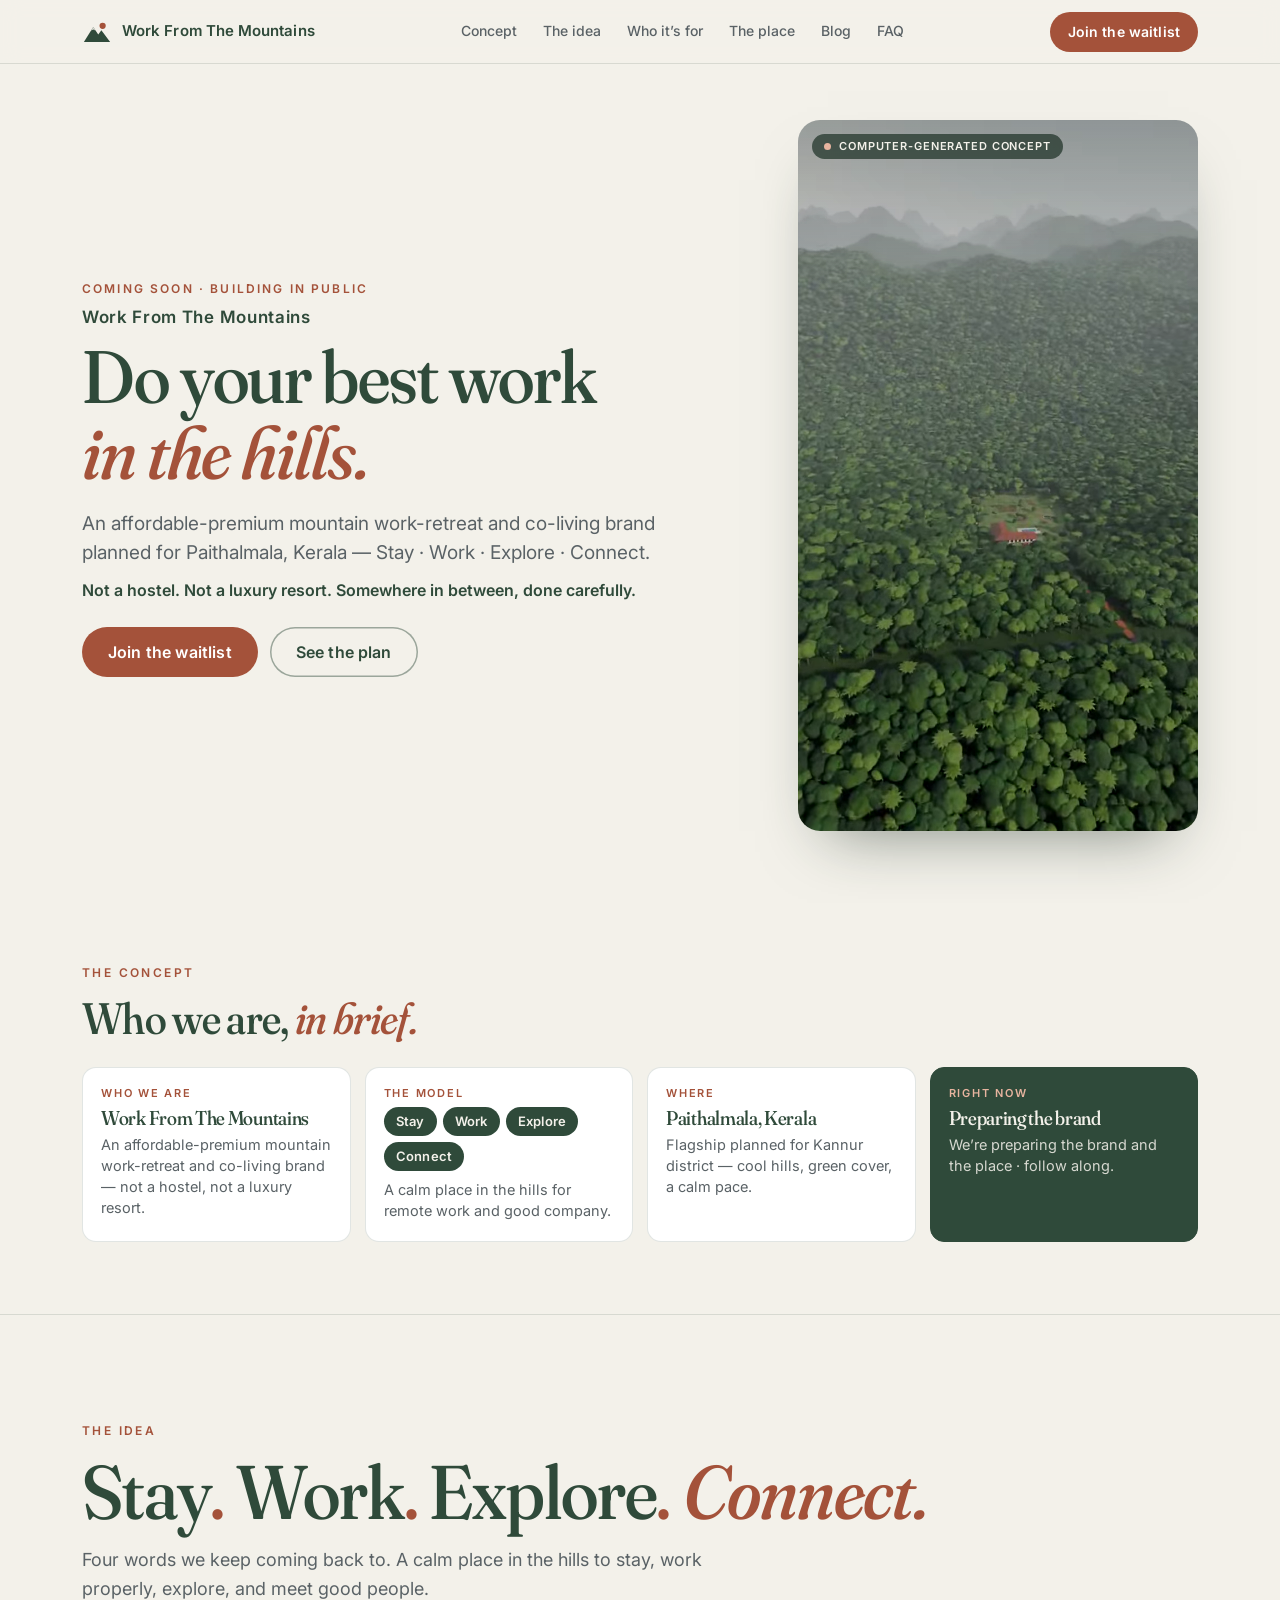
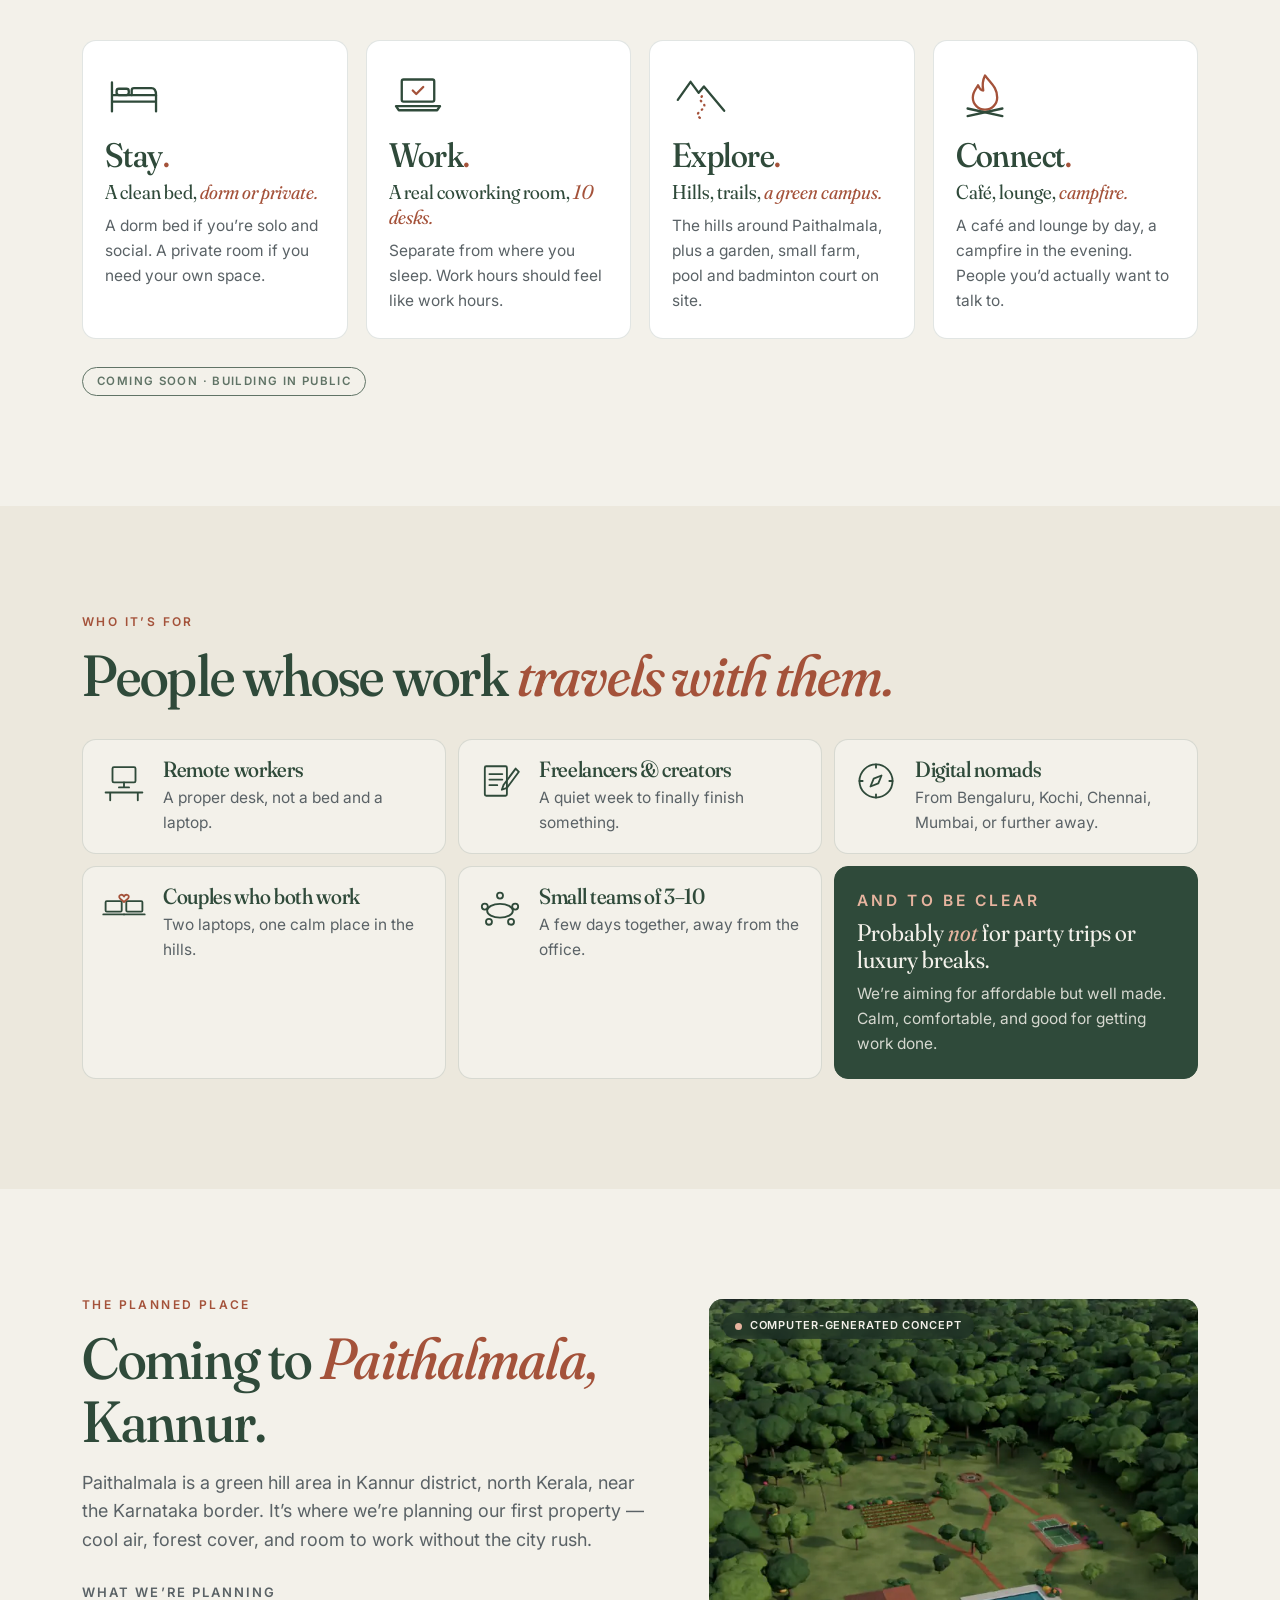
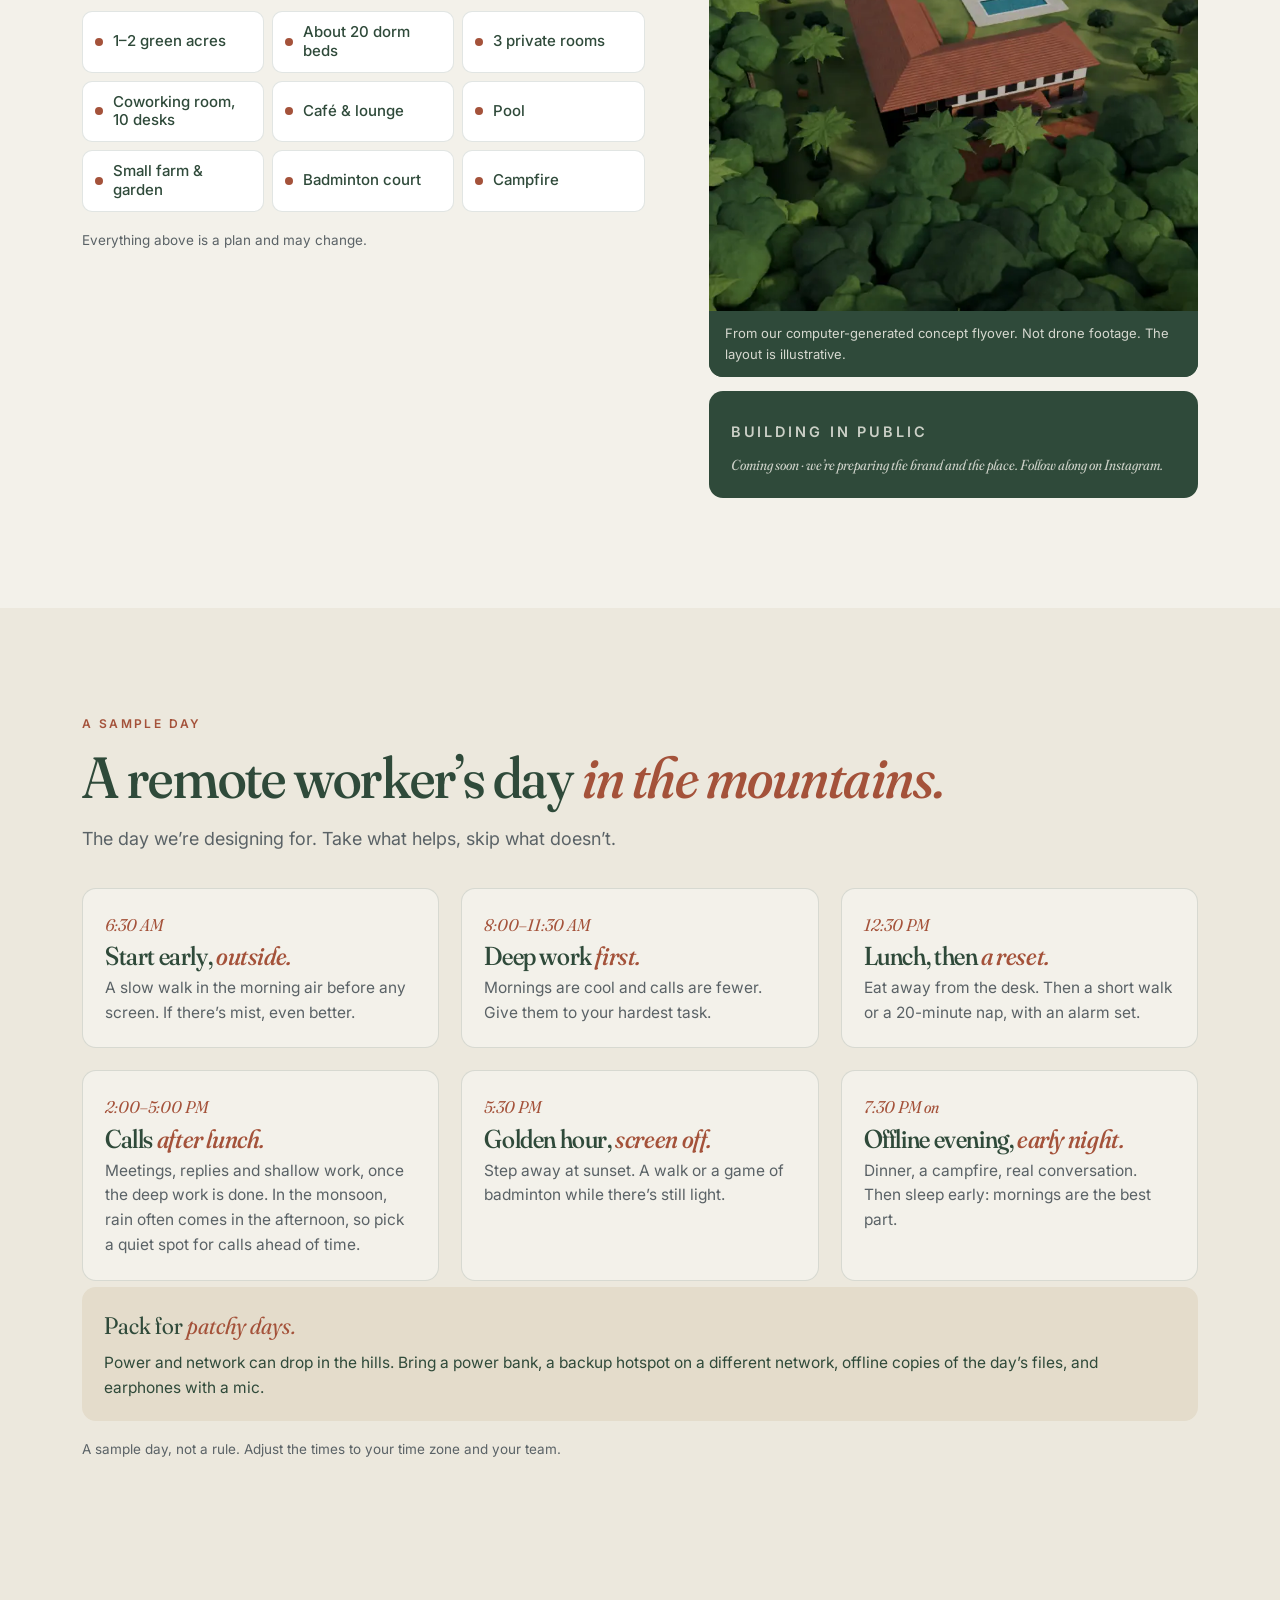
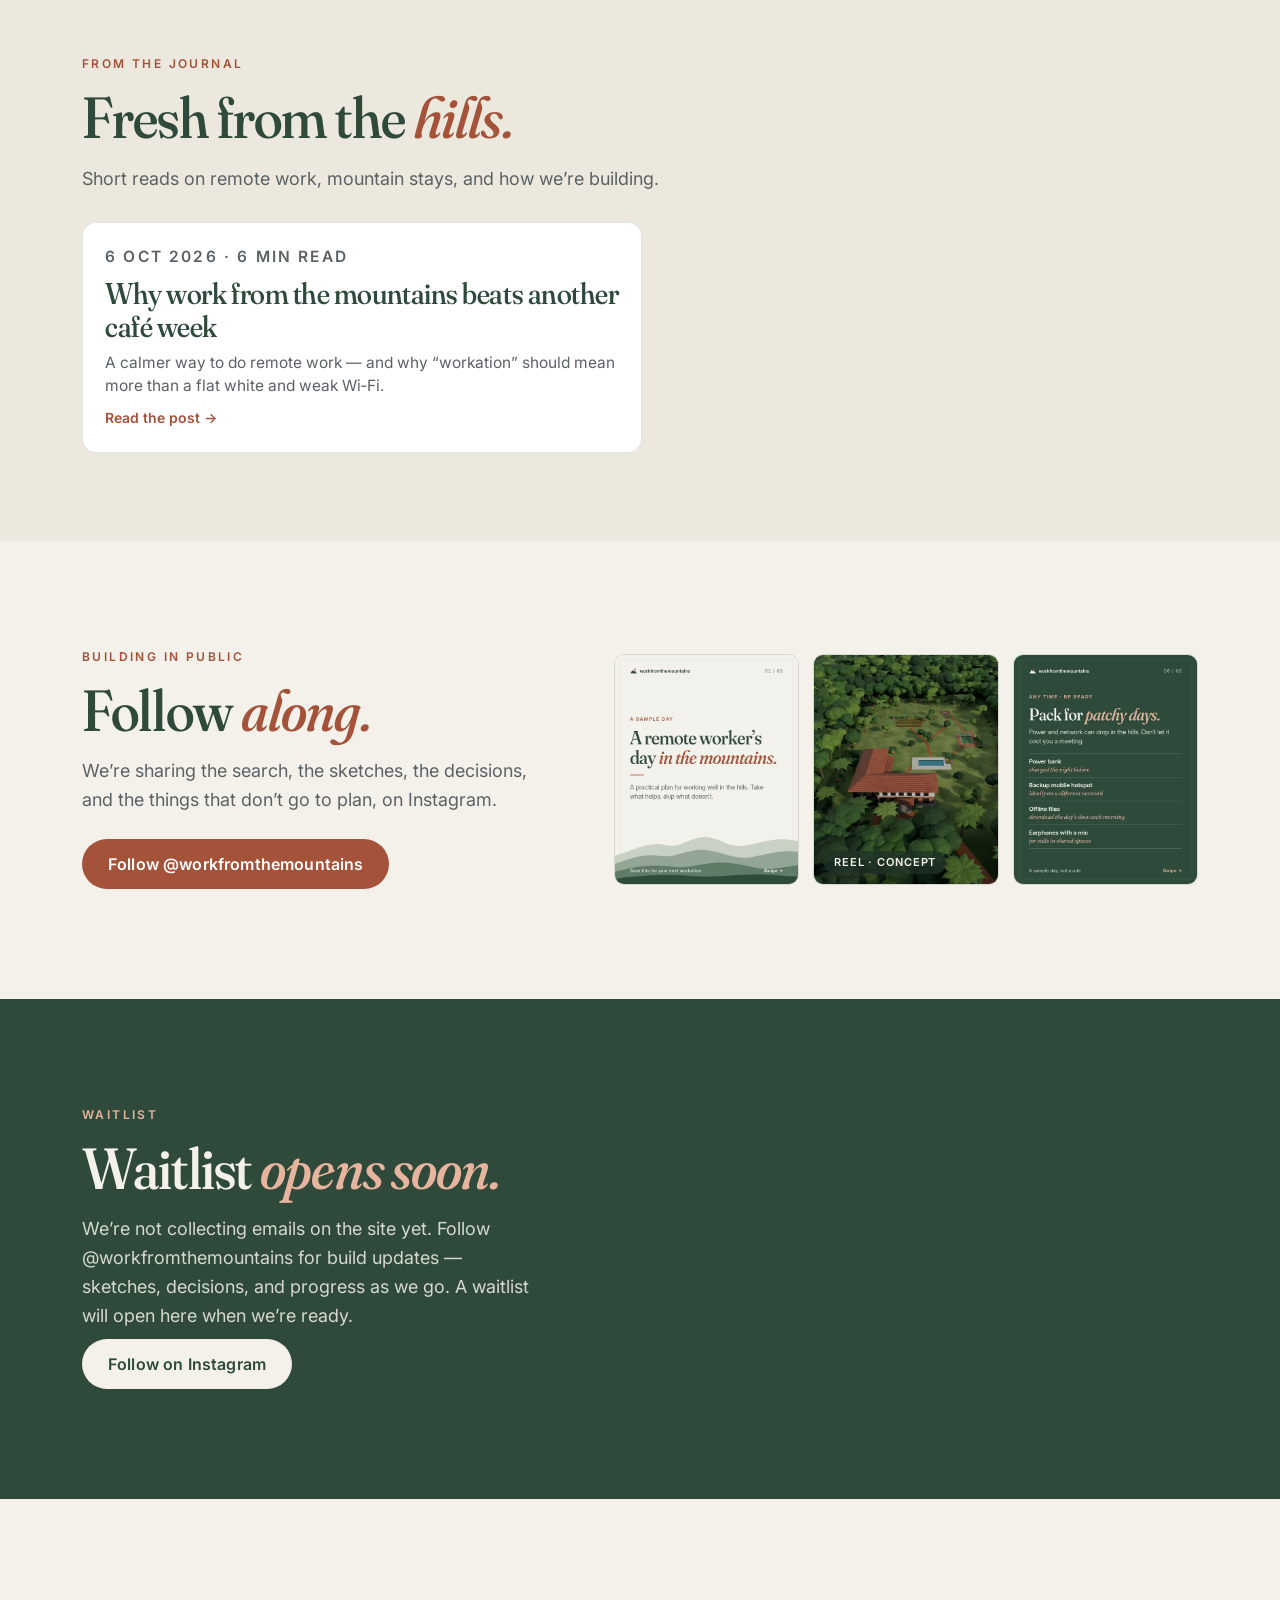
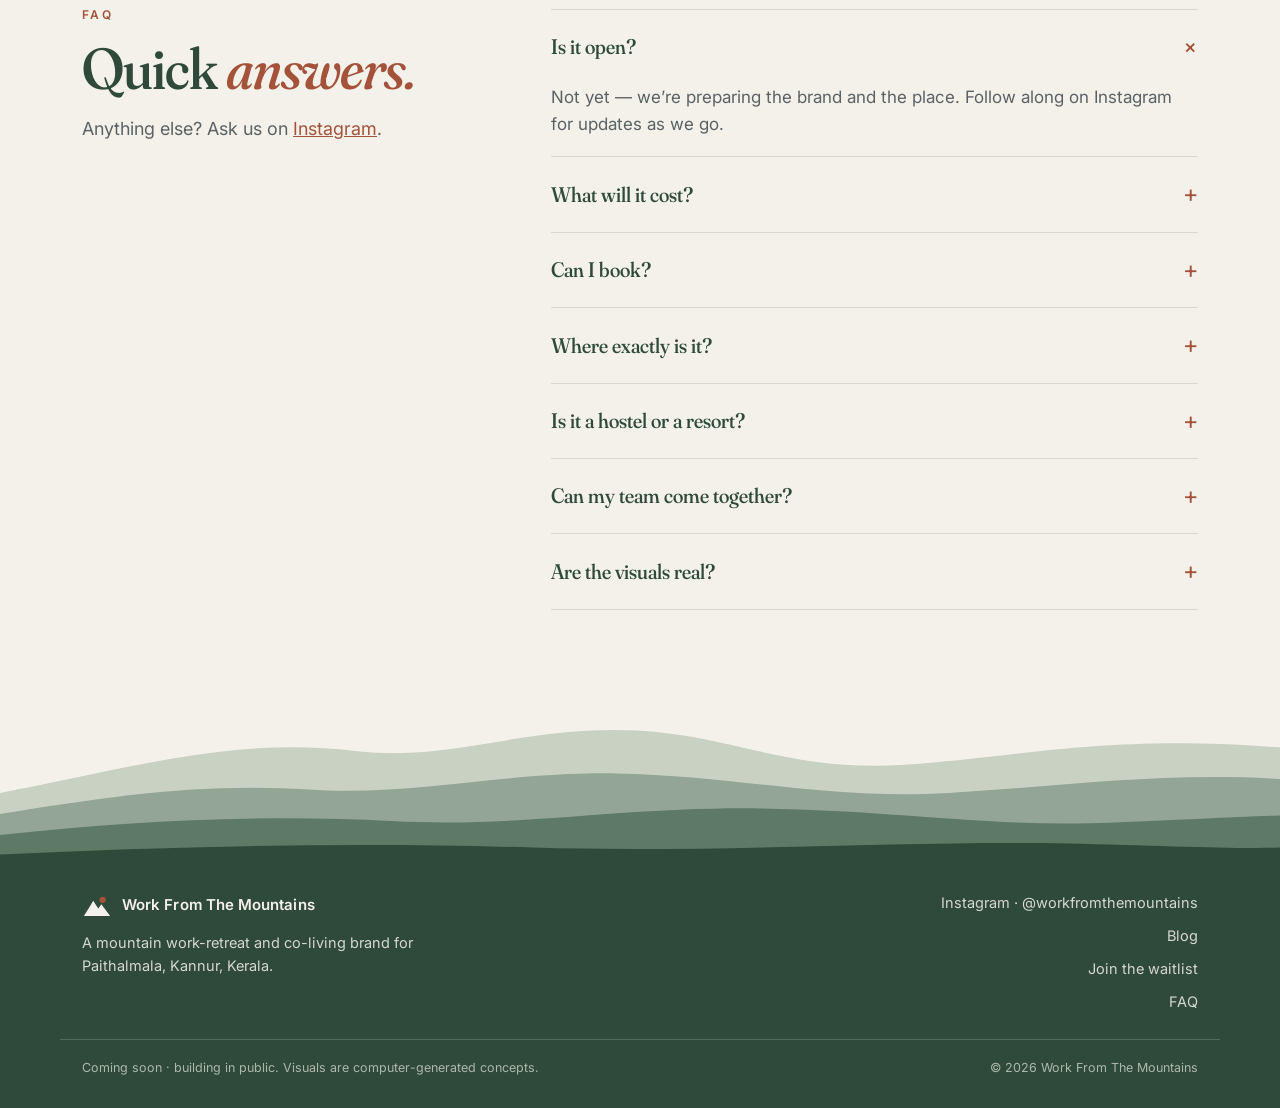
<file: index.html>
<!doctype html>
<html lang="en-IN">
<head>
<meta charset="utf-8">
<meta name="viewport" content="width=device-width, initial-scale=1, viewport-fit=cover">
<title>Work From The Mountains · A mountain work-retreat in Paithalmala, Kerala</title>
<meta name="description" content="Work From The Mountains is a mountain work-retreat and co-living brand for Paithalmala, Kannur, Kerala. Stay · Work · Explore · Connect. Coming soon — follow the build on Instagram.">
<meta name="theme-color" content="#2F4A3A">
<link rel="icon" href="assets/img/logo-32.png" sizes="32x32">
<link rel="apple-touch-icon" href="assets/img/logo-180.png">
<meta property="og:type" content="website">
<meta property="og:title" content="Work From The Mountains">
<meta property="og:description" content="A mountain work-retreat and co-living brand for Paithalmala, Kerala. Coming soon — follow the build on Instagram.">
<meta property="og:image" content="https://adnanpnk-afk.github.io/workfromthemountains/assets/img/og.jpg">
<link rel="canonical" href="https://adnanpnk-afk.github.io/workfromthemountains/">
<meta name="twitter:card" content="summary_large_image">
<link rel="preload" href="assets/fonts/fraunces.woff2" as="font" type="font/woff2" crossorigin>
<link rel="preload" href="assets/fonts/inter.woff2" as="font" type="font/woff2" crossorigin>
<link rel="preload" href="assets/img/flyover-poster.webp" as="image" type="image/webp">
<link rel="stylesheet" href="assets/css/site.css">
</head>
<body>
<a class="skip" href="#main">Skip to content</a>

<!-- inline SVG sprite: brand mark + line icons (from the Instagram kit) -->
<svg width="0" height="0" style="position:absolute" aria-hidden="true">
  <symbol id="mark" viewBox="0 0 48 48"><circle cx="33" cy="14" r="5" fill="#A4523A"/><path d="M3 40 L18 16 L26 28 L31 21 L45 40 Z" fill="currentColor"/><path d="M14.5 21.5 L18 16 L21.5 21.5 L18 20 Z" fill="#F3F1EA" opacity=".9"/></symbol>
  <symbol id="i-bed" viewBox="0 0 200 200"><g fill="none" stroke="currentColor" stroke-width="8" stroke-linecap="round" stroke-linejoin="round"><path d="M24 60 v100 M24 126 h152 v34 M24 104 h152 q0 0 0 22"/><rect x="40" y="82" width="42" height="22" rx="8"/><path d="M92 104 v-16 q0-8 8-8 h60 q16 0 16 24"/></g></symbol>
  <symbol id="i-laptop" viewBox="0 0 200 200"><g fill="none" stroke="currentColor" stroke-width="8" stroke-linecap="round" stroke-linejoin="round"><rect x="44" y="50" width="112" height="76" rx="6"/><path d="M24 142 h152 l-10 14 h-132z"/><path d="M82 88 l12 12 24-24" stroke="#A4523A"/></g></symbol>
  <symbol id="i-path" viewBox="0 0 200 200"><g fill="none" stroke="currentColor" stroke-width="8" stroke-linecap="round" stroke-linejoin="round"><path d="M20 120 l44-62 28 38 18-22 70 84"/><path d="M96 182 c-30-20 40-30 6-56 c-14-10 8-18 4-30" stroke="#A4523A" stroke-dasharray="2 16"/></g></symbol>
  <symbol id="i-fire" viewBox="0 0 200 200"><g fill="none" stroke="currentColor" stroke-width="8" stroke-linecap="round" stroke-linejoin="round"><path d="M100 36 c18 26 42 40 42 76 a42 42 0 0 1 -84 0 c0-20 12-30 18-42 c6 14 12 18 18 18 c-4-20 -2-36 6-52z" stroke="#A4523A"/><path d="M40 176 l120-26 M40 150 l120 26"/></g></symbol>
  <symbol id="i-desk" viewBox="0 0 200 200"><g fill="none" stroke="currentColor" stroke-width="8" stroke-linecap="round" stroke-linejoin="round"><rect x="50" y="40" width="100" height="66" rx="6"/><path d="M100 106 v22 M78 128 h44 M20 150 h160 M40 150 v34 M160 150 v34"/></g></symbol>
  <symbol id="i-pen" viewBox="0 0 200 200"><g fill="none" stroke="currentColor" stroke-width="8" stroke-linecap="round" stroke-linejoin="round"><rect x="34" y="36" width="96" height="128" rx="6"/><path d="M54 70 h56 M54 94 h56 M54 118 h34"/><path d="M168 46 l14 14 -52 70 -22 8 8 -22z"/></g></symbol>
  <symbol id="i-compass" viewBox="0 0 200 200"><g fill="none" stroke="currentColor" stroke-width="8" stroke-linecap="round" stroke-linejoin="round"><circle cx="100" cy="100" r="72"/><path d="M100 28 v14 M100 158 v14 M28 100 h14 M158 100 h14"/><path d="M124 76 l-14 34 -34 14 14 -34z"/></g></symbol>
  <symbol id="i-couple" viewBox="0 0 200 200"><g fill="none" stroke="currentColor" stroke-width="8" stroke-linecap="round" stroke-linejoin="round"><rect x="20" y="70" width="70" height="46" rx="5"/><path d="M10 128 h90"/><rect x="110" y="70" width="70" height="46" rx="5"/><path d="M100 128 h90"/><path d="M100 50 c-8-14 -28-6 -18 8 l18 16 18-16 c10-14 -10-22 -18-8z" stroke="#A4523A"/></g></symbol>
  <symbol id="i-team" viewBox="0 0 200 200"><g fill="none" stroke="currentColor" stroke-width="8" stroke-linecap="round" stroke-linejoin="round"><ellipse cx="100" cy="112" rx="56" ry="30"/><circle cx="100" cy="46" r="13"/><circle cx="34" cy="94" r="13"/><circle cx="166" cy="94" r="13"/><circle cx="52" cy="160" r="13"/><circle cx="148" cy="160" r="13"/></g></symbol>
</svg>

<header class="site-head">
  <div class="wrap head-in">
    <a class="brand" href="#top" aria-label="Work From The Mountains, back to top">
      <svg class="brand-mark" aria-hidden="true"><use href="#mark"/></svg>
      <span>Work From The Mountains</span>
    </a>
    <nav class="nav" aria-label="Sections">
      <a href="#concept">Concept</a>
      <a href="#idea">The idea</a>
      <a href="#who">Who it’s for</a>
      <a href="#place">The place</a>
      <a href="blog/">Blog</a>
      <a href="#faq">FAQ</a>
    </nav>
    <a class="btn btn-sm" href="#waitlist">Join the waitlist</a>
  </div>
</header>

<main id="main">

<!-- 1. HERO -->
<section class="hero" id="top">
  <div class="hero-media">
    <video id="flyover" muted loop playsinline preload="none" poster="assets/img/flyover-poster.webp"
           aria-label="Computer-generated concept flyover of the planned property"
           data-webm="assets/video/flyover-concept.webm" data-mp4="assets/video/flyover-concept.mp4"></video>
    <span class="concept-pill"><i></i>Computer-generated concept</span>
  </div>
  <div class="wrap hero-copy">
    <p class="eyebrow">Coming soon · building in public</p>
    <p class="brand-line">Work From The Mountains</p>
    <h1>Do your best work <em>in the hills.</em></h1>
    <p class="lede">An affordable-premium mountain work-retreat and co-living brand planned for Paithalmala, Kerala — Stay · Work · Explore · Connect.</p>
    <p class="lede-strong">Not a hostel. Not a luxury resort. Somewhere in between, done carefully.</p>
    <div class="hero-cta">
      <a class="btn" href="#waitlist">Join the waitlist</a>
      <a class="btn btn-ghost" href="#place">See the plan</a>
    </div>
  </div>
</section>


<!-- 1b. THE CONCEPT -->
<section class="sec concept-sec" id="concept">
  <div class="wrap">
    <p class="kicker">The concept</p>
    <h2>Who we are, <em>in brief.</em></h2>
    <div class="concept-strip">
      <article class="concept-item">
        <p class="concept-label">Who we are</p>
        <h3>Work From The Mountains</h3>
        <p>An affordable-premium mountain work-retreat and co-living brand — not a hostel, not a luxury resort.</p>
      </article>
      <article class="concept-item">
        <p class="concept-label">The model</p>
        <ul class="model-row" aria-label="Stay Work Explore Connect">
          <li>Stay</li>
          <li>Work</li>
          <li>Explore</li>
          <li>Connect</li>
        </ul>
        <p>A calm place in the hills for remote work and good company.</p>
      </article>
      <article class="concept-item">
        <p class="concept-label">Where</p>
        <h3>Paithalmala, Kerala</h3>
        <p>Flagship planned for Kannur district — cool hills, green cover, a calm pace.</p>
      </article>
      <article class="concept-item concept-status">
        <p class="concept-label">Right now</p>
        <h3>Preparing the brand</h3>
        <p>We’re preparing the brand and the place · follow along.</p>
      </article>
    </div>
  </div>
</section>

<!-- 2. WHAT IT IS -->
<section class="sec" id="idea">
  <div class="wrap">
    <p class="kicker">The idea</p>
    <h2 class="words">Stay<span class="dot">.</span> Work<span class="dot">.</span> Explore<span class="dot">.</span> <em>Connect.</em></h2>
    <p class="intro">Four words we keep coming back to. A calm place in the hills to stay, work properly, explore, and meet good people.</p>
    <div class="grid4">
      <article class="card">
        <svg class="ico" aria-hidden="true"><use href="#i-bed"/></svg>
        <h3>Stay<span class="dot">.</span></h3>
        <p class="line">A clean bed, <em>dorm or private.</em></p>
        <p>A dorm bed if you’re solo and social. A private room if you need your own space.</p>
      </article>
      <article class="card">
        <svg class="ico" aria-hidden="true"><use href="#i-laptop"/></svg>
        <h3>Work<span class="dot">.</span></h3>
        <p class="line">A real coworking room, <em>10 desks.</em></p>
        <p>Separate from where you sleep. Work hours should feel like work hours.</p>
      </article>
      <article class="card">
        <svg class="ico" aria-hidden="true"><use href="#i-path"/></svg>
        <h3>Explore<span class="dot">.</span></h3>
        <p class="line">Hills, trails, <em>a green campus.</em></p>
        <p>The hills around Paithalmala, plus a garden, small farm, pool and badminton court on site.</p>
      </article>
      <article class="card">
        <svg class="ico" aria-hidden="true"><use href="#i-fire"/></svg>
        <h3>Connect<span class="dot">.</span></h3>
        <p class="line">Café, lounge, <em>campfire.</em></p>
        <p>A café and lounge by day, a campfire in the evening. People you’d actually want to talk to.</p>
      </article>
    </div>
    <p class="tag">Coming soon · building in public</p>
  </div>
</section>

<!-- 3. WHO IT'S FOR -->
<section class="sec sec-alt" id="who">
  <div class="wrap">
    <p class="kicker">Who it’s for</p>
    <h2>People whose work <em>travels with them.</em></h2>
    <ul class="who">
      <li><svg class="ico-sm" aria-hidden="true"><use href="#i-desk"/></svg><div><h3>Remote workers</h3><p>A proper desk, not a bed and a laptop.</p></div></li>
      <li><svg class="ico-sm" aria-hidden="true"><use href="#i-pen"/></svg><div><h3>Freelancers &amp; creators</h3><p>A quiet week to finally finish something.</p></div></li>
      <li><svg class="ico-sm" aria-hidden="true"><use href="#i-compass"/></svg><div><h3>Digital nomads</h3><p>From Bengaluru, Kochi, Chennai, Mumbai, or further away.</p></div></li>
      <li><svg class="ico-sm" aria-hidden="true"><use href="#i-couple"/></svg><div><h3>Couples who both work</h3><p>Two laptops, one calm place in the hills.</p></div></li>
      <li><svg class="ico-sm" aria-hidden="true"><use href="#i-team"/></svg><div><h3>Small teams of 3–10</h3><p>A few days together, away from the office.</p></div></li>
      <li class="notfor">
        <div><p class="kicker kicker-light">And to be clear</p>
        <p class="notfor-h">Probably <em>not</em> for party trips or luxury breaks.</p>
        <p>We’re aiming for affordable but well made. Calm, comfortable, and good for getting work done.</p></div>
      </li>
    </ul>
  </div>
</section>

<!-- 4. THE PLANNED PLACE -->
<section class="sec" id="place">
  <div class="wrap place">
    <div class="place-copy">
      <p class="kicker">The planned place</p>
      <h2>Coming to <em>Paithalmala,</em> Kannur.</h2>
      <p class="intro">Paithalmala is a green hill area in Kannur district, north Kerala, near the Karnataka border. It’s where we’re planning our first property — cool air, forest cover, and room to work without the city rush.</p>
      <h3 class="list-h">What we’re planning</h3>
      <ul class="facilities">
        <li><span>1–2 green acres</span></li>
        <li><span>About 20 dorm beds</span></li>
        <li><span>3 private rooms</span></li>
        <li><span>Coworking room, 10 desks</span></li>
        <li><span>Café &amp; lounge</span></li>
        <li><span>Pool</span></li>
        <li><span>Small farm &amp; garden</span></li>
        <li><span>Badminton court</span></li>
        <li><span>Campfire</span></li>
      </ul>
      <p class="fine">Everything above is a plan and may change.</p>
    </div>
    <div class="place-side">
      <figure class="render">
        <picture>
          <source srcset="assets/img/flyover-still.webp" type="image/webp">
          <img src="assets/img/flyover-still.jpg" width="720" height="1280" loading="lazy" decoding="async"
               alt="Computer-generated concept render: a red-roofed building, pool and paths on a green plot surrounded by forest">
        </picture>
        <span class="concept-pill"><i></i>Computer-generated concept</span>
        <figcaption>From our computer-generated concept flyover. Not drone footage. The layout is illustrative.</figcaption>
      </figure>
      <div class="status">
        <p class="kicker kicker-light">Building in public</p>
        <p class="status-line">Coming soon · we’re preparing the brand and the place. Follow along on Instagram.</p>
      </div>
    </div>
  </div>
</section>

<!-- 5. A REMOTE WORKER'S DAY -->
<section class="sec sec-alt" id="day">
  <div class="wrap">
    <p class="kicker">A sample day</p>
    <h2>A remote worker’s day <em>in the mountains.</em></h2>
    <p class="intro">The day we’re designing for. Take what helps, skip what doesn’t.</p>
    <ol class="day">
      <li><span class="t">6:30 AM</span><div><h3>Start early, <em>outside.</em></h3><p>A slow walk in the morning air before any screen. If there’s mist, even better.</p></div></li>
      <li><span class="t">8:00–11:30 AM</span><div><h3>Deep work <em>first.</em></h3><p>Mornings are cool and calls are fewer. Give them to your hardest task.</p></div></li>
      <li><span class="t">12:30 PM</span><div><h3>Lunch, then <em>a reset.</em></h3><p>Eat away from the desk. Then a short walk or a 20-minute nap, with an alarm set.</p></div></li>
      <li><span class="t">2:00–5:00 PM</span><div><h3>Calls <em>after lunch.</em></h3><p>Meetings, replies and shallow work, once the deep work is done. In the monsoon, rain often comes in the afternoon, so pick a quiet spot for calls ahead of time.</p></div></li>
      <li><span class="t">5:30 PM</span><div><h3>Golden hour, <em>screen off.</em></h3><p>Step away at sunset. A walk or a game of badminton while there’s still light.</p></div></li>
      <li><span class="t">7:30 PM on</span><div><h3>Offline evening, <em>early night.</em></h3><p>Dinner, a campfire, real conversation. Then sleep early: mornings are the best part.</p></div></li>
    </ol>
    <div class="pack">
      <p class="pack-h">Pack for <em>patchy days.</em></p>
      <p>Power and network can drop in the hills. Bring a power bank, a backup hotspot on a different network, offline copies of the day’s files, and earphones with a mic.</p>
    </div>
    <p class="fine">A sample day, not a rule. Adjust the times to your time zone and your team.</p>
  </div>
</section>


<!-- 5b. FROM THE JOURNAL -->
<section class="sec sec-alt journal" id="journal">
  <div class="wrap">
    <p class="kicker">From the journal</p>
    <h2>Fresh from the <em>hills.</em></h2>
    <p class="intro">Short reads on remote work, mountain stays, and how we’re building.</p>
    <a class="journal-card" href="blog/why-work-from-the-mountains/" style="margin-top:28px">
      <p class="journal-meta">6 Oct 2026 · 6 min read</p>
      <h3>Why work from the mountains beats another café week</h3>
      <p>A calmer way to do remote work — and why “workation” should mean more than a flat white and weak Wi‑Fi.</p>
      <span class="journal-more">Read the post →</span>
    </a>
  </div>
</section>

<!-- 6. BUILDING IN PUBLIC -->
<section class="sec" id="build">
  <div class="wrap build">
    <div>
      <p class="kicker">Building in public</p>
      <h2>Follow <em>along.</em></h2>
      <p class="intro">We’re sharing the search, the sketches, the decisions, and the things that don’t go to plan, on Instagram.</p>
      <a class="btn" href="https://instagram.com/workfromthemountains" target="_blank" rel="noopener">Follow @workfromthemountains</a>
    </div>
    <ul class="ig" aria-label="Recent posts on Instagram">
      <li><a href="https://instagram.com/workfromthemountains" target="_blank" rel="noopener"><picture><source srcset="assets/img/ig-edu01-1.webp" type="image/webp"><img src="assets/img/ig-edu01-1.jpg" width="540" height="675" loading="lazy" decoding="async" alt="Instagram carousel: A remote worker’s day in the mountains"></picture></a></li>
      <li><a href="https://instagram.com/workfromthemountains" target="_blank" rel="noopener"><picture><source srcset="assets/img/ig-flyover.webp" type="image/webp"><img src="assets/img/ig-flyover.jpg" width="540" height="675" loading="lazy" decoding="async" alt="Instagram reel: computer-generated concept flyover of the planned property"></picture><span class="ig-badge">Reel · concept</span></a></li>
      <li><a href="https://instagram.com/workfromthemountains" target="_blank" rel="noopener"><picture><source srcset="assets/img/ig-edu01-6.webp" type="image/webp"><img src="assets/img/ig-edu01-6.jpg" width="540" height="675" loading="lazy" decoding="async" alt="Instagram slide: Pack for patchy days"></picture></a></li>
    </ul>
  </div>
</section>

<!-- 7. WAITLIST + FAQ -->
<section class="sec sec-green" id="waitlist">
  <div class="wrap wl">
    <div class="wl-copy">
      <p class="kicker kicker-light">Waitlist</p>
      <h2>Waitlist <em>opens soon.</em></h2>
      <p class="intro">We’re not collecting emails on the site yet. Follow @workfromthemountains for build updates — sketches, decisions, and progress as we go. A waitlist will open here when we’re ready.</p>
      <p class="hero-cta" style="margin-top:8px">
        <a class="btn btn-light" href="https://instagram.com/workfromthemountains" target="_blank" rel="noopener">Follow on Instagram</a>
      </p>
    </div>
    <!-- Form deferred. FORM_MODE stays "local" in assets/js/site.js. Do not wire FormSubmit / Formspree until approved. -->
  </div>
</section>

<section class="sec" id="faq">
  <div class="wrap faq-wrap">
    <div><p class="kicker">FAQ</p>
    <h2>Quick <em>answers.</em></h2>
    <p class="intro">Anything else? Ask us on <a href="https://instagram.com/workfromthemountains" target="_blank" rel="noopener">Instagram</a>.</p></div>
    <div class="faq">
      <details open><summary>Is it open?</summary><p>Not yet — we’re preparing the brand and the place. Follow along on Instagram for updates as we go.</p></details>
      <details><summary>What will it cost?</summary><p>We’ll share pricing when it’s ready. The aim is affordable but well made.</p></details>
      <details><summary>Can I book?</summary><p>Not yet. Follow us on Instagram to hear when that changes.</p></details>
      <details><summary>Where exactly is it?</summary><p>Paithalmala, in Kannur district, Kerala — cool hills near the Karnataka border. More site detail as we go.</p></details>
      <details><summary>Is it a hostel or a resort?</summary><p>Neither. Think dorm beds and private rooms, a proper coworking room, and a calm, green campus. Built for working well, not for partying.</p></details>
      <details><summary>Can my team come together?</summary><p>That’s the plan for small teams of 3–10. Message us on Instagram and we’ll keep you posted.</p></details>
      <details><summary>Are the visuals real?</summary><p>No. The flyover and renders are computer-generated concepts, not drone footage or photos. The final design will be different.</p></details>
    </div>
  </div>
</section>

</main>

<footer class="site-foot">
  <svg class="ridges" viewBox="0 0 1080 200" preserveAspectRatio="none" aria-hidden="true">
    <path d="M0 90 C120 50 200 10 300 30 C380 45 430 0 520 0 C610 0 660 60 760 50 C860 40 930 5 1080 25 L1080 200 L0 200Z" fill="#C9D1C3"/>
    <path d="M0 120 C90 95 170 75 260 85 C350 95 420 60 520 62 C620 65 700 100 800 90 C900 80 980 60 1080 70 L1080 200 L0 200Z" fill="#93A595"/>
    <path d="M0 150 C110 130 220 120 330 130 C440 140 520 110 640 112 C760 115 840 140 940 132 C1000 128 1040 124 1080 122 L1080 200 L0 200Z" fill="#5E7A66"/>
    <path d="M0 178 C150 166 300 160 450 168 C600 176 760 158 900 162 C980 165 1040 170 1080 168 L1080 200 L0 200Z" fill="#2F4A3A"/>
  </svg>
  <div class="foot-in">
    <div class="wrap foot-grid">
      <div>
        <a class="brand brand-light" href="#top"><svg class="brand-mark" aria-hidden="true"><use href="#mark"/></svg><span>Work From The Mountains</span></a>
        <p>A mountain work-retreat and co-living brand for Paithalmala, Kannur, Kerala.</p>
      </div>
      <div class="foot-links">
        <a href="https://instagram.com/workfromthemountains" target="_blank" rel="noopener">Instagram · @workfromthemountains</a>
        <a href="blog/">Blog</a>
        <a href="#waitlist">Join the waitlist</a>
        <a href="#faq">FAQ</a>
      </div>
    </div>
    <div class="wrap foot-fine">
      <p>Coming soon · building in public. Visuals are computer-generated concepts.</p>
      <p>© <span id="yr">2026</span> Work From The Mountains</p>
    </div>
  </div>
</footer>

<script src="assets/js/site.js" defer></script>
</body>
</html>
</file>
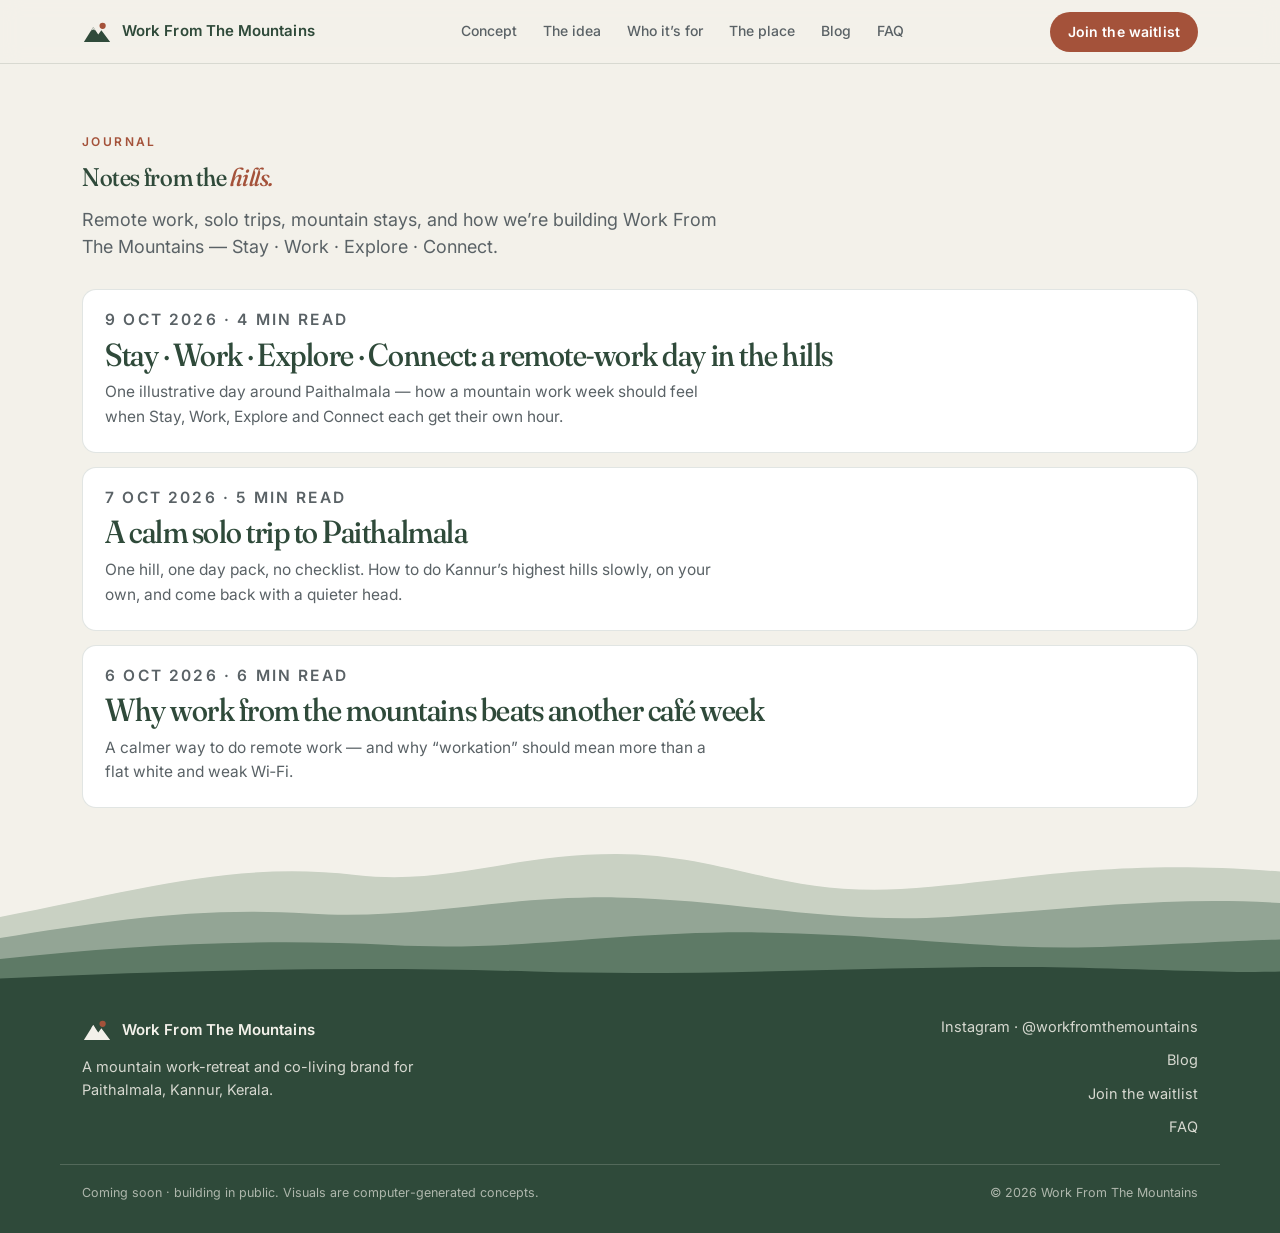
<file: blog/index.html>
<!doctype html>
<html lang="en-IN">
<head>
<meta charset="utf-8">
<meta name="viewport" content="width=device-width, initial-scale=1, viewport-fit=cover">
<title>Journal · Work From The Mountains</title>
<meta name="description" content="Notes on remote work, mountain stays, solo travel and building Work From The Mountains in Paithalmala, Kerala.">
<meta name="theme-color" content="#2F4A3A">
<link rel="icon" href="../assets/img/logo-32.png" sizes="32x32">
<link rel="apple-touch-icon" href="../assets/img/logo-180.png">
<link rel="canonical" href="https://adnanpnk-afk.github.io/workfromthemountains/blog/">
<meta property="og:type" content="website">
<meta property="og:title" content="Journal · Work From The Mountains">
<meta property="og:description" content="Notes on remote work, mountain stays, and building in the hills.">
<meta property="og:url" content="https://adnanpnk-afk.github.io/workfromthemountains/blog/">
<meta property="og:image" content="https://adnanpnk-afk.github.io/workfromthemountains/assets/img/og.jpg">
<meta name="twitter:card" content="summary_large_image">
<link rel="preload" href="../assets/fonts/fraunces.woff2" as="font" type="font/woff2" crossorigin>
<link rel="preload" href="../assets/fonts/inter.woff2" as="font" type="font/woff2" crossorigin>
<link rel="stylesheet" href="../assets/css/site.css">
</head>
<body>
<a class="skip" href="#main">Skip to content</a>

<svg width="0" height="0" style="position:absolute" aria-hidden="true">
  <symbol id="mark" viewBox="0 0 48 48"><circle cx="33" cy="14" r="5" fill="#A4523A"/><path d="M3 40 L18 16 L26 28 L31 21 L45 40 Z" fill="currentColor"/><path d="M14.5 21.5 L18 16 L21.5 21.5 L18 20 Z" fill="#F3F1EA" opacity=".9"/></symbol>
</svg>

<header class="site-head">
  <div class="wrap head-in">
    <a class="brand" href="../" aria-label="Work From The Mountains, home">
      <svg class="brand-mark" aria-hidden="true"><use href="#mark"/></svg>
      <span>Work From The Mountains</span>
    </a>
    <nav class="nav" aria-label="Sections">
      <a href="../#concept">Concept</a>
      <a href="../#idea">The idea</a>
      <a href="../#who">Who it’s for</a>
      <a href="../#place">The place</a>
      <a href="./">Blog</a>
      <a href="../#faq">FAQ</a>
    </nav>
    <a class="btn btn-sm" href="../#waitlist">Join the waitlist</a>
  </div>
</header>

<main id="main">
  <section class="blog-hero">
    <div class="wrap">
      <p class="kicker">Journal</p>
      <h1>Notes from the <em>hills.</em></h1>
      <p class="lede">Remote work, solo trips, mountain stays, and how we’re building Work From The Mountains — Stay · Work · Explore · Connect.</p>
      <ul class="blog-list">
        <li>
          <a href="stay-work-explore-connect-a-remote-work-day-in-the-hills/">
            <p class="journal-meta">9 Oct 2026 · 4 min read</p>
            <h2>Stay · Work · Explore · Connect: a remote-work day in the hills</h2>
            <p>One illustrative day around Paithalmala — how a mountain work week should feel when Stay, Work, Explore and Connect each get their own hour.</p>
          </a>
        </li>
        <li>
          <a href="a-calm-solo-trip-to-paithalmala/">
            <p class="journal-meta">7 Oct 2026 · 5 min read</p>
            <h2>A calm solo trip to Paithalmala</h2>
            <p>One hill, one day pack, no checklist. How to do Kannur’s highest hills slowly, on your own, and come back with a quieter head.</p>
          </a>
        </li>
        <li>
          <a href="why-work-from-the-mountains/">
            <p class="journal-meta">6 Oct 2026 · 6 min read</p>
            <h2>Why work from the mountains beats another café week</h2>
            <p>A calmer way to do remote work — and why “workation” should mean more than a flat white and weak Wi‑Fi.</p>
          </a>
        </li>
      </ul>
    </div>
  </section>
</main>

<footer class="site-foot">
  <svg class="ridges" viewBox="0 0 1080 200" preserveAspectRatio="none" aria-hidden="true">
    <path d="M0 90 C120 50 200 10 300 30 C380 45 430 0 520 0 C610 0 660 60 760 50 C860 40 930 5 1080 25 L1080 200 L0 200Z" fill="#C9D1C3"/>
    <path d="M0 120 C90 95 170 75 260 85 C350 95 420 60 520 62 C620 65 700 100 800 90 C900 80 980 60 1080 70 L1080 200 L0 200Z" fill="#93A595"/>
    <path d="M0 150 C110 130 220 120 330 130 C440 140 520 110 640 112 C760 115 840 140 940 132 C1000 128 1040 124 1080 122 L1080 200 L0 200Z" fill="#5E7A66"/>
    <path d="M0 178 C150 166 300 160 450 168 C600 176 760 158 900 162 C980 165 1040 170 1080 168 L1080 200 L0 200Z" fill="#2F4A3A"/>
  </svg>
  <div class="foot-in">
    <div class="wrap foot-grid">
      <div>
        <a class="brand brand-light" href="../"><svg class="brand-mark" aria-hidden="true"><use href="#mark"/></svg><span>Work From The Mountains</span></a>
        <p>A mountain work-retreat and co-living brand for Paithalmala, Kannur, Kerala.</p>
      </div>
      <div class="foot-links">
        <a href="https://instagram.com/workfromthemountains" target="_blank" rel="noopener">Instagram · @workfromthemountains</a>
        <a href="./">Blog</a>
        <a href="../#waitlist">Join the waitlist</a>
        <a href="../#faq">FAQ</a>
      </div>
    </div>
    <div class="wrap foot-fine">
      <p>Coming soon · building in public. Visuals are computer-generated concepts.</p>
      <p>© <span id="yr">2026</span> Work From The Mountains</p>
    </div>
  </div>
</footer>

<script src="../assets/js/site.js" defer></script>
</body>
</html>
</file>
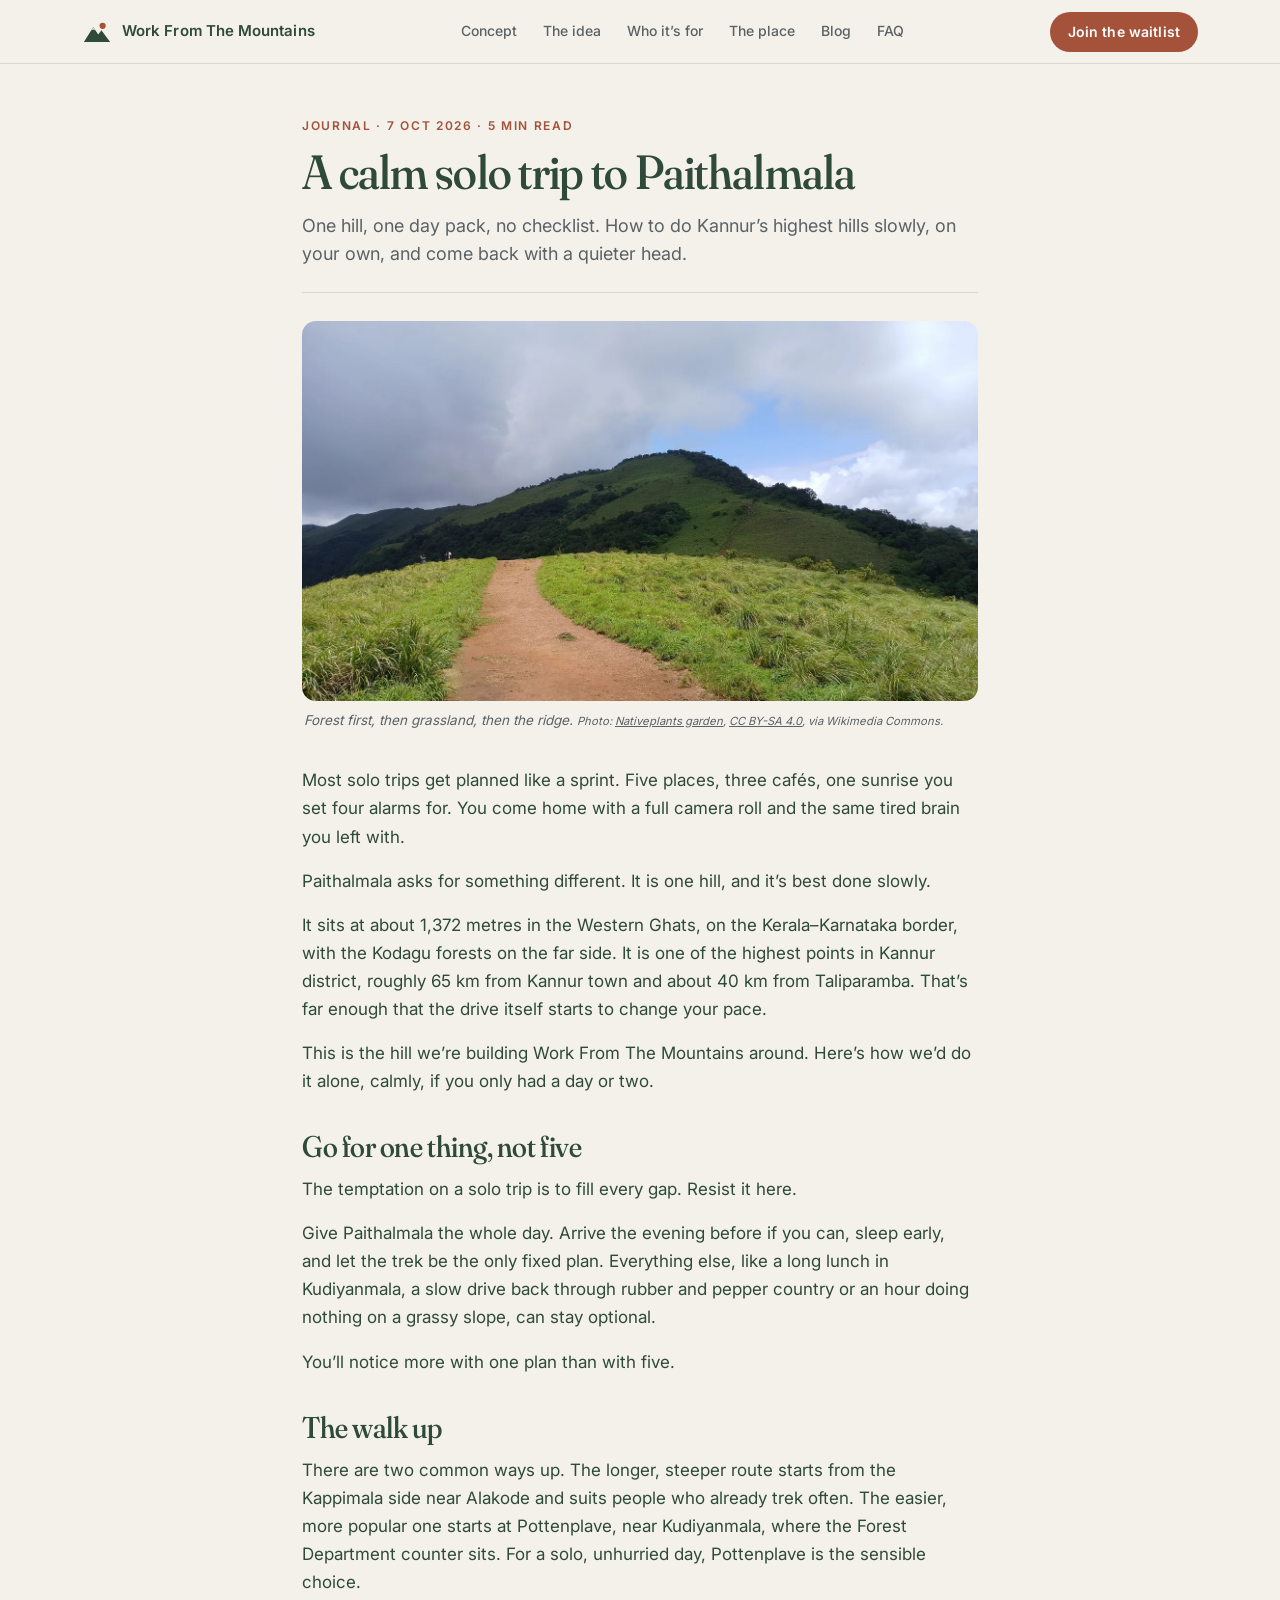
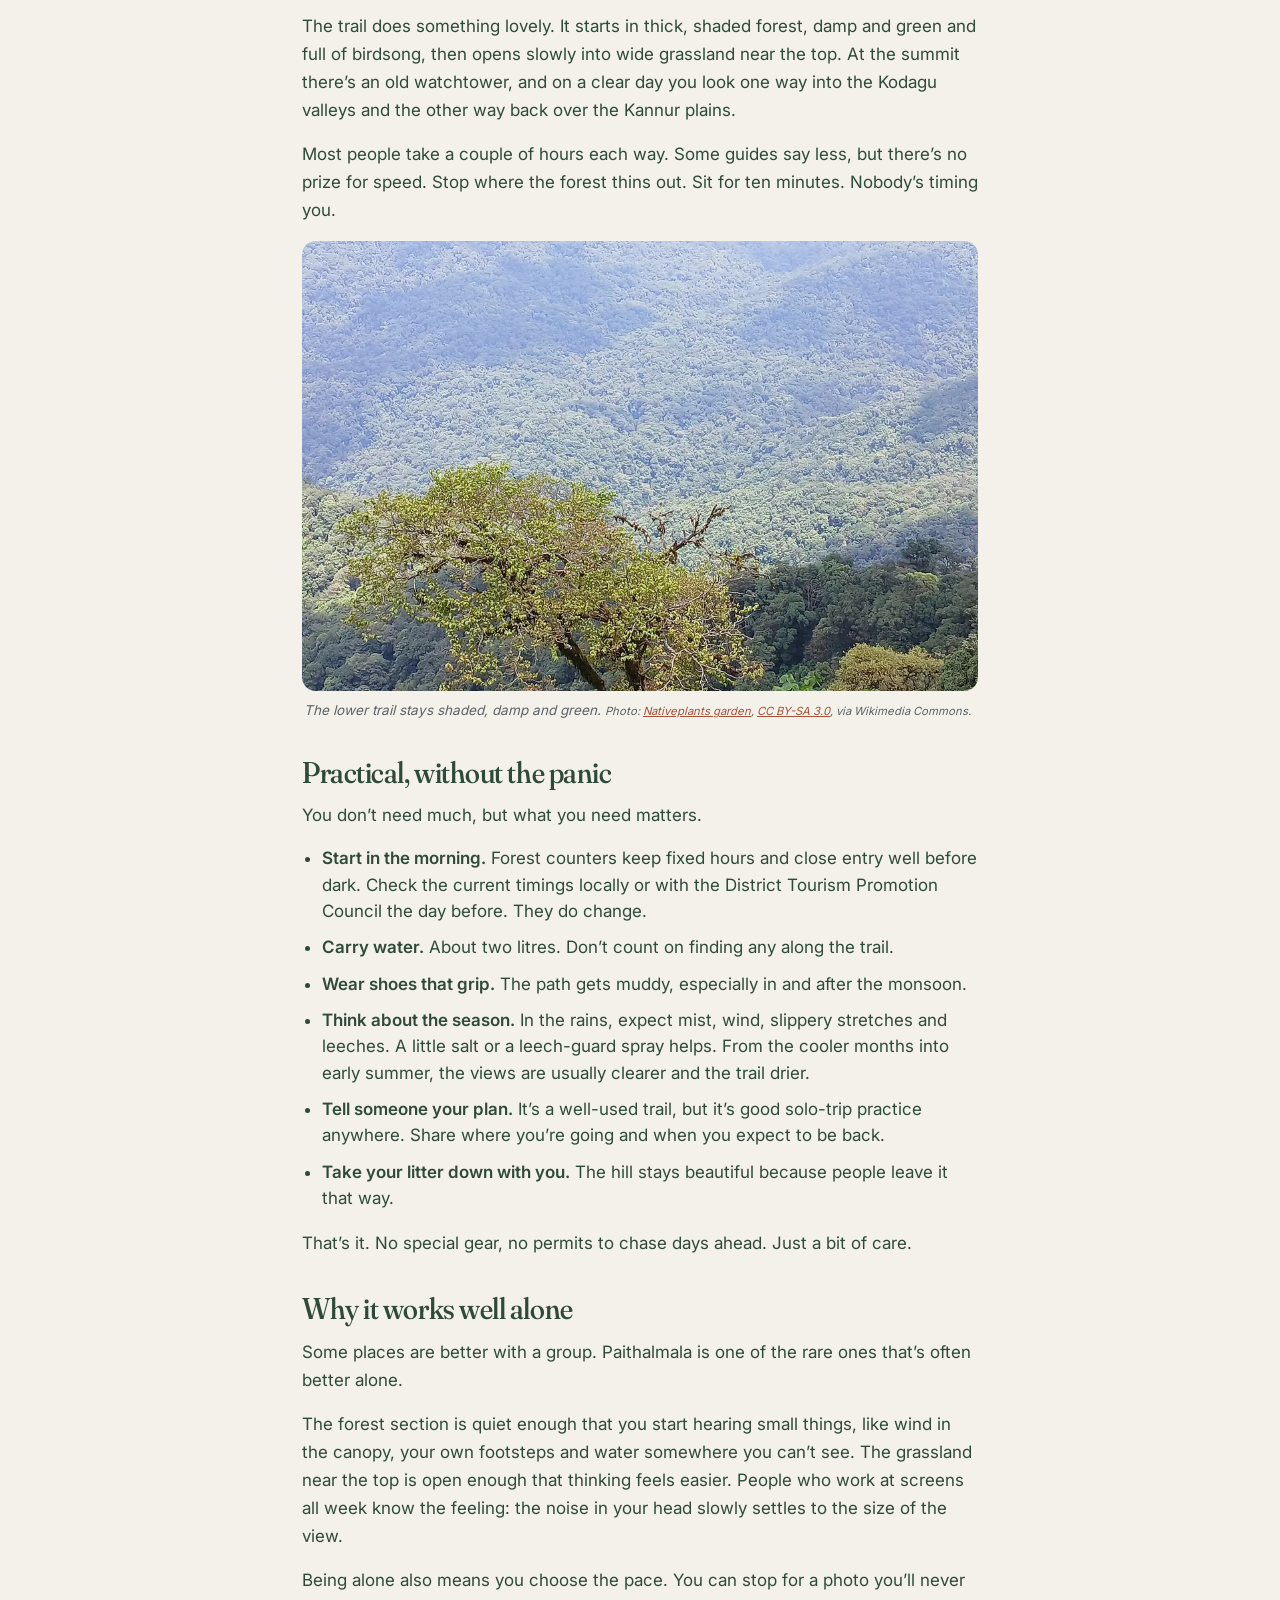
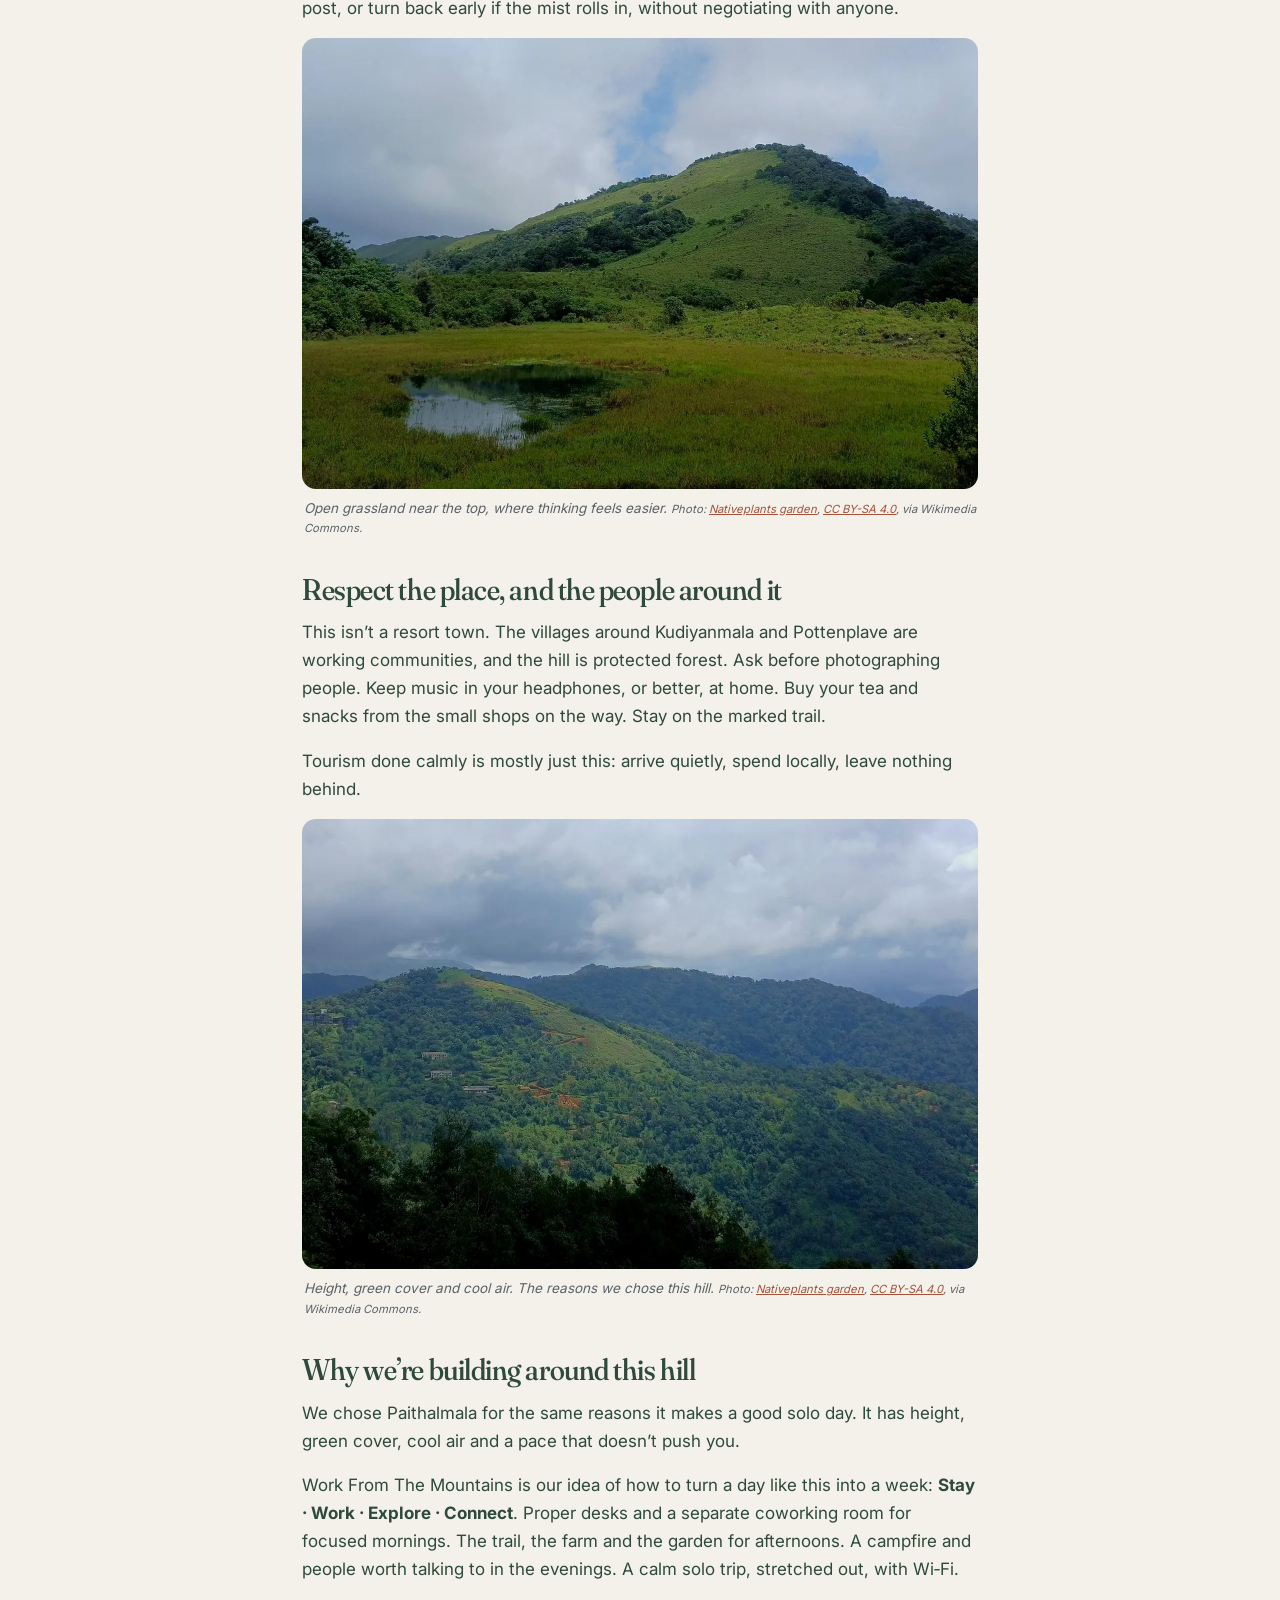
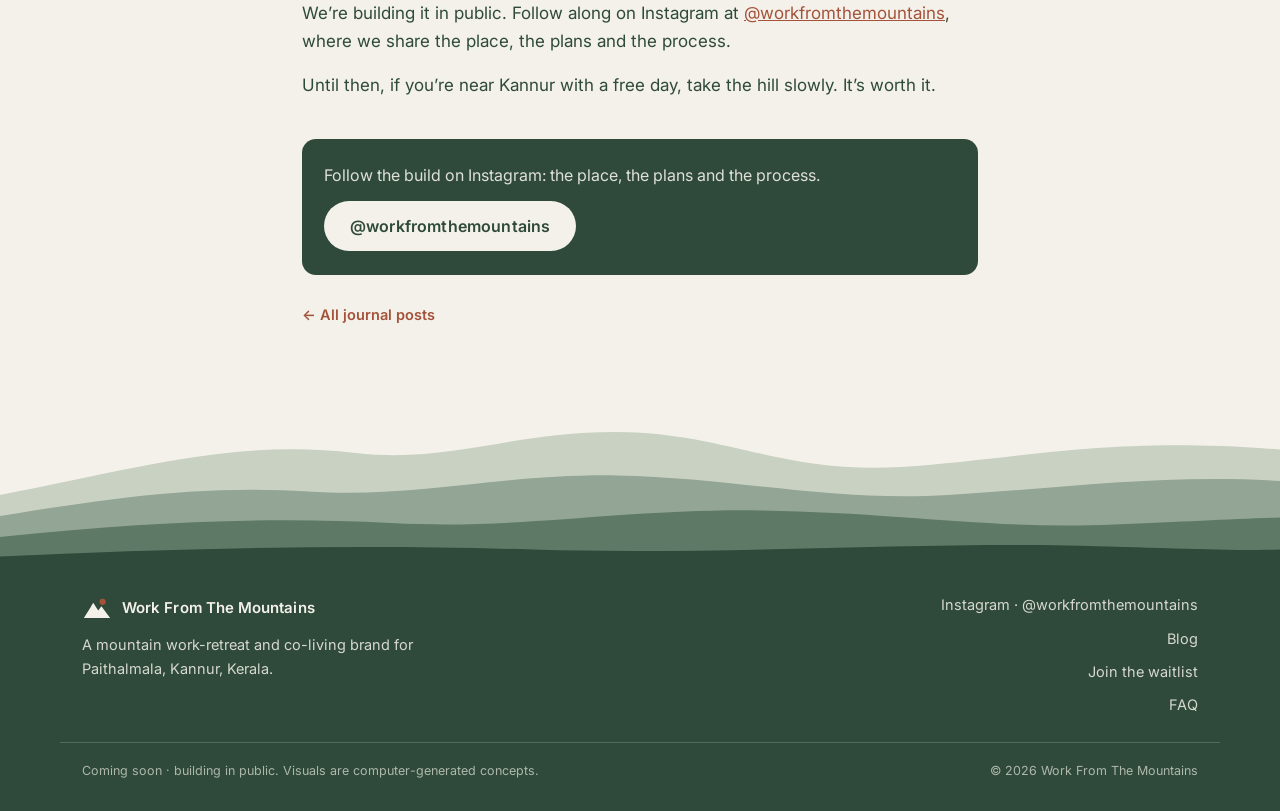
<file: blog/a-calm-solo-trip-to-paithalmala/index.html>
<!doctype html>
<html lang="en-IN">
<head>
<meta charset="utf-8">
<meta name="viewport" content="width=device-width, initial-scale=1, viewport-fit=cover">
<title>A calm solo trip to Paithalmala · Work From The Mountains</title>
<meta name="description" content="One hill, one day pack, no checklist. How to do Kannur’s highest hills slowly, on your own, and come back with a quieter head.">
<meta name="theme-color" content="#2F4A3A">
<meta name="author" content="Work From The Mountains">
<link rel="icon" href="../../assets/img/logo-32.png" sizes="32x32">
<link rel="apple-touch-icon" href="../../assets/img/logo-180.png">
<link rel="canonical" href="https://adnanpnk-afk.github.io/workfromthemountains/blog/a-calm-solo-trip-to-paithalmala/">
<meta property="og:type" content="article">
<meta property="og:title" content="A calm solo trip to Paithalmala">
<meta property="og:description" content="One hill, one day pack, no checklist. How to do Kannur’s highest hills slowly, on your own, and come back with a quieter head.">
<meta property="og:url" content="https://adnanpnk-afk.github.io/workfromthemountains/blog/a-calm-solo-trip-to-paithalmala/">
<meta property="og:image" content="https://adnanpnk-afk.github.io/workfromthemountains/blog/a-calm-solo-trip-to-paithalmala/img/trail-grassland.jpg">
<meta property="article:published_time" content="2026-10-08">
<meta name="twitter:card" content="summary_large_image">
<link rel="preload" href="../../assets/fonts/fraunces.woff2" as="font" type="font/woff2" crossorigin>
<link rel="preload" href="../../assets/fonts/inter.woff2" as="font" type="font/woff2" crossorigin>
<link rel="stylesheet" href="../../assets/css/site.css">
</head>
<body>
<a class="skip" href="#main">Skip to content</a>

<svg width="0" height="0" style="position:absolute" aria-hidden="true">
  <symbol id="mark" viewBox="0 0 48 48"><circle cx="33" cy="14" r="5" fill="#A4523A"/><path d="M3 40 L18 16 L26 28 L31 21 L45 40 Z" fill="currentColor"/><path d="M14.5 21.5 L18 16 L21.5 21.5 L18 20 Z" fill="#F3F1EA" opacity=".9"/></symbol>
</svg>

<header class="site-head">
  <div class="wrap head-in">
    <a class="brand" href="../../" aria-label="Work From The Mountains, home">
      <svg class="brand-mark" aria-hidden="true"><use href="#mark"/></svg>
      <span>Work From The Mountains</span>
    </a>
    <nav class="nav" aria-label="Sections">
      <a href="../../#concept">Concept</a>
      <a href="../../#idea">The idea</a>
      <a href="../../#who">Who it’s for</a>
      <a href="../../#place">The place</a>
      <a href="../">Blog</a>
      <a href="../../#faq">FAQ</a>
    </nav>
    <a class="btn btn-sm" href="../../#waitlist">Join the waitlist</a>
  </div>
</header>

<main id="main">
  <article class="post-wrap">
    <p class="post-meta">Journal · 7 Oct 2026 · 5 min read</p>
    <h1>A calm solo trip to Paithalmala</h1>
    <p class="post-deck">One hill, one day pack, no checklist. How to do Kannur’s highest hills slowly, on your own, and come back with a quieter head.</p>

    <!-- Photo: Wikimedia Commons https://commons.wikimedia.org/wiki/File:Paithalmala_(53125).jpg · Nativeplants garden · CC BY-SA 4.0 -->
      <figure class="post-hero-fig">
        <picture>
          <source type="image/webp" srcset="img/trail-grassland.webp">
          <img src="img/trail-grassland.jpg" width="1400" height="788" alt="Dirt trail through green grassland up to the Paithalmala ridge" loading="eager" decoding="async" fetchpriority="high">
        </picture>
        <figcaption>Forest first, then grassland, then the ridge. <small>Photo: <a href="https://commons.wikimedia.org/wiki/File:Paithalmala_(53125).jpg" target="_blank" rel="noopener">Nativeplants garden</a>, <a href="https://creativecommons.org/licenses/by-sa/4.0/" target="_blank" rel="noopener">CC BY-SA 4.0</a>, via Wikimedia Commons.</small></figcaption>
      </figure>

    <div class="post-body">
      <p>Most solo trips get planned like a sprint. Five places, three cafés, one sunrise you set four alarms for. You come home with a full camera roll and the same tired brain you left with.</p>
      <p>Paithalmala asks for something different. It is one hill, and it’s best done slowly.</p>
      <p>It sits at about 1,372 metres in the Western Ghats, on the Kerala–Karnataka border, with the Kodagu forests on the far side. It is one of the highest points in Kannur district, roughly 65 km from Kannur town and about 40 km from Taliparamba. That’s far enough that the drive itself starts to change your pace.</p>
      <p>This is the hill we’re building Work From The Mountains around. Here’s how we’d do it alone, calmly, if you only had a day or two.</p>
      <h2>Go for one thing, not five</h2>
      <p>The temptation on a solo trip is to fill every gap. Resist it here.</p>
      <p>Give Paithalmala the whole day. Arrive the evening before if you can, sleep early, and let the trek be the only fixed plan. Everything else, like a long lunch in Kudiyanmala, a slow drive back through rubber and pepper country or an hour doing nothing on a grassy slope, can stay optional.</p>
      <p>You’ll notice more with one plan than with five.</p>
      <h2>The walk up</h2>
      <p>There are two common ways up. The longer, steeper route starts from the Kappimala side near Alakode and suits people who already trek often. The easier, more popular one starts at Pottenplave, near Kudiyanmala, where the Forest Department counter sits. For a solo, unhurried day, Pottenplave is the sensible choice.</p>
      <p>The trail does something lovely. It starts in thick, shaded forest, damp and green and full of birdsong, then opens slowly into wide grassland near the top. At the summit there’s an old watchtower, and on a clear day you look one way into the Kodagu valleys and the other way back over the Kannur plains.</p>
      <p>Most people take a couple of hours each way. Some guides say less, but there’s no prize for speed. Stop where the forest thins out. Sit for ten minutes. Nobody’s timing you.</p>
      <!-- Photo: Wikimedia Commons https://commons.wikimedia.org/wiki/File:Paithalmala_(32430).jpg · Nativeplants garden · CC BY-SA 3.0 -->
      <figure class="post-fig">
        <picture>
          <source type="image/webp" srcset="img/forest-valley.webp">
          <img src="img/forest-valley.jpg" width="1200" height="675" alt="Forest canopy above a deep green valley at Paithalmala" loading="lazy" decoding="async">
        </picture>
        <figcaption>The lower trail stays shaded, damp and green. <small>Photo: <a href="https://commons.wikimedia.org/wiki/File:Paithalmala_(32430).jpg" target="_blank" rel="noopener">Nativeplants garden</a>, <a href="https://creativecommons.org/licenses/by-sa/3.0/" target="_blank" rel="noopener">CC BY-SA 3.0</a>, via Wikimedia Commons.</small></figcaption>
      </figure>

      <h2>Practical, without the panic</h2>
      <p>You don’t need much, but what you need matters.</p>
      <ul>
        <li><strong>Start in the morning.</strong> Forest counters keep fixed hours and close entry well before dark. Check the current timings locally or with the District Tourism Promotion Council the day before. They do change.</li>
        <li><strong>Carry water.</strong> About two litres. Don’t count on finding any along the trail.</li>
        <li><strong>Wear shoes that grip.</strong> The path gets muddy, especially in and after the monsoon.</li>
        <li><strong>Think about the season.</strong> In the rains, expect mist, wind, slippery stretches and leeches. A little salt or a leech-guard spray helps. From the cooler months into early summer, the views are usually clearer and the trail drier.</li>
        <li><strong>Tell someone your plan.</strong> It’s a well-used trail, but it’s good solo-trip practice anywhere. Share where you’re going and when you expect to be back.</li>
        <li><strong>Take your litter down with you.</strong> The hill stays beautiful because people leave it that way.</li>
      </ul>
      <p>That’s it. No special gear, no permits to chase days ahead. Just a bit of care.</p>
      <h2>Why it works well alone</h2>
      <p>Some places are better with a group. Paithalmala is one of the rare ones that’s often better alone.</p>
      <p>The forest section is quiet enough that you start hearing small things, like wind in the canopy, your own footsteps and water somewhere you can’t see. The grassland near the top is open enough that thinking feels easier. People who work at screens all week know the feeling: the noise in your head slowly settles to the size of the view.</p>
      <p>Being alone also means you choose the pace. You can stop for a photo you’ll never post, or turn back early if the mist rolls in, without negotiating with anyone.</p>
      <!-- Photo: Wikimedia Commons https://commons.wikimedia.org/wiki/File:Paithalmala_(79947).jpg · Nativeplants garden · CC BY-SA 4.0 -->
      <figure class="post-fig">
        <picture>
          <source type="image/webp" srcset="img/summit-meadow.webp">
          <img src="img/summit-meadow.jpg" width="1200" height="676" alt="Grassy hill and a small pond near the top of Paithalmala" loading="lazy" decoding="async">
        </picture>
        <figcaption>Open grassland near the top, where thinking feels easier. <small>Photo: <a href="https://commons.wikimedia.org/wiki/File:Paithalmala_(79947).jpg" target="_blank" rel="noopener">Nativeplants garden</a>, <a href="https://creativecommons.org/licenses/by-sa/4.0/" target="_blank" rel="noopener">CC BY-SA 4.0</a>, via Wikimedia Commons.</small></figcaption>
      </figure>

      <h2>Respect the place, and the people around it</h2>
      <p>This isn’t a resort town. The villages around Kudiyanmala and Pottenplave are working communities, and the hill is protected forest. Ask before photographing people. Keep music in your headphones, or better, at home. Buy your tea and snacks from the small shops on the way. Stay on the marked trail.</p>
      <p>Tourism done calmly is mostly just this: arrive quietly, spend locally, leave nothing behind.</p>
      <!-- Photo: Wikimedia Commons https://commons.wikimedia.org/wiki/File:Paithalmala_(98263).jpg · Nativeplants garden · CC BY-SA 4.0 -->
      <figure class="post-fig">
        <picture>
          <source type="image/webp" srcset="img/ghats-view.webp">
          <img src="img/ghats-view.jpg" width="1200" height="676" alt="Wide view over forested Western Ghats ridges from Paithalmala" loading="lazy" decoding="async">
        </picture>
        <figcaption>Height, green cover and cool air. The reasons we chose this hill. <small>Photo: <a href="https://commons.wikimedia.org/wiki/File:Paithalmala_(98263).jpg" target="_blank" rel="noopener">Nativeplants garden</a>, <a href="https://creativecommons.org/licenses/by-sa/4.0/" target="_blank" rel="noopener">CC BY-SA 4.0</a>, via Wikimedia Commons.</small></figcaption>
      </figure>

      <h2>Why we’re building around this hill</h2>
      <p>We chose Paithalmala for the same reasons it makes a good solo day. It has height, green cover, cool air and a pace that doesn’t push you.</p>
      <p>Work From The Mountains is our idea of how to turn a day like this into a week: <strong>Stay · Work · Explore · Connect</strong>. Proper desks and a separate coworking room for focused mornings. The trail, the farm and the garden for afternoons. A campfire and people worth talking to in the evenings. A calm solo trip, stretched out, with Wi‑Fi.</p>
      <p>We’re building it in public. Follow along on Instagram at <a href="https://www.instagram.com/workfromthemountains/" target="_blank" rel="noopener">@workfromthemountains</a>, where we share the place, the plans and the process.</p>
      <p>Until then, if you’re near Kannur with a free day, take the hill slowly. It’s worth it.</p>
    </div>

    <aside class="post-cta">
      <p>Follow the build on Instagram: the place, the plans and the process.</p>
      <a class="btn" href="https://www.instagram.com/workfromthemountains/" target="_blank" rel="noopener">@workfromthemountains</a>
    </aside>

    <p class="post-nav"><a href="../">← All journal posts</a></p>
  </article>
</main>

<footer class="site-foot">
  <svg class="ridges" viewBox="0 0 1080 200" preserveAspectRatio="none" aria-hidden="true">
    <path d="M0 90 C120 50 200 10 300 30 C380 45 430 0 520 0 C610 0 660 60 760 50 C860 40 930 5 1080 25 L1080 200 L0 200Z" fill="#C9D1C3"/>
    <path d="M0 120 C90 95 170 75 260 85 C350 95 420 60 520 62 C620 65 700 100 800 90 C900 80 980 60 1080 70 L1080 200 L0 200Z" fill="#93A595"/>
    <path d="M0 150 C110 130 220 120 330 130 C440 140 520 110 640 112 C760 115 840 140 940 132 C1000 128 1040 124 1080 122 L1080 200 L0 200Z" fill="#5E7A66"/>
    <path d="M0 178 C150 166 300 160 450 168 C600 176 760 158 900 162 C980 165 1040 170 1080 168 L1080 200 L0 200Z" fill="#2F4A3A"/>
  </svg>
  <div class="foot-in">
    <div class="wrap foot-grid">
      <div>
        <a class="brand brand-light" href="../../"><svg class="brand-mark" aria-hidden="true"><use href="#mark"/></svg><span>Work From The Mountains</span></a>
        <p>A mountain work-retreat and co-living brand for Paithalmala, Kannur, Kerala.</p>
      </div>
      <div class="foot-links">
        <a href="https://instagram.com/workfromthemountains" target="_blank" rel="noopener">Instagram · @workfromthemountains</a>
        <a href="../">Blog</a>
        <a href="../../#waitlist">Join the waitlist</a>
        <a href="../../#faq">FAQ</a>
      </div>
    </div>
    <div class="wrap foot-fine">
      <p>Coming soon · building in public. Visuals are computer-generated concepts.</p>
      <p>© <span id="yr">2026</span> Work From The Mountains</p>
    </div>
  </div>
</footer>

<script src="../../assets/js/site.js" defer></script>
</body>
</html>
</file>
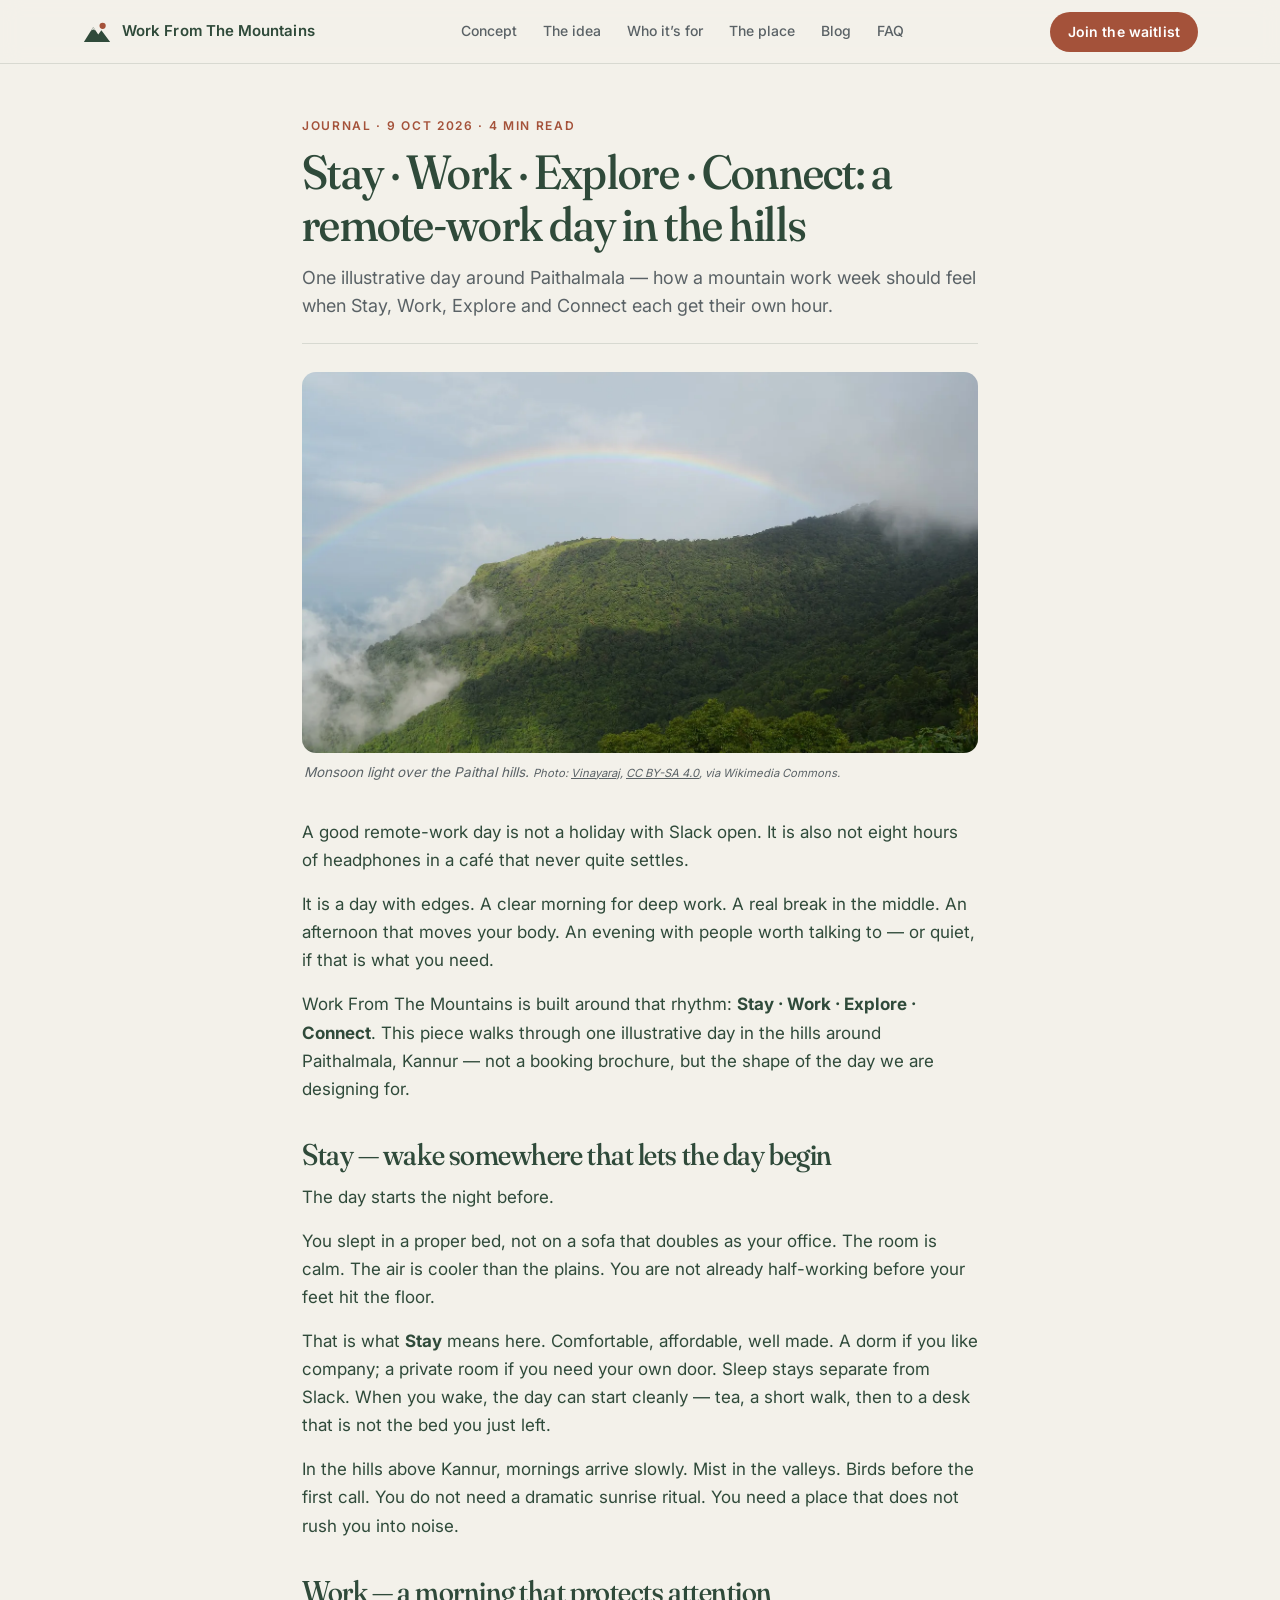
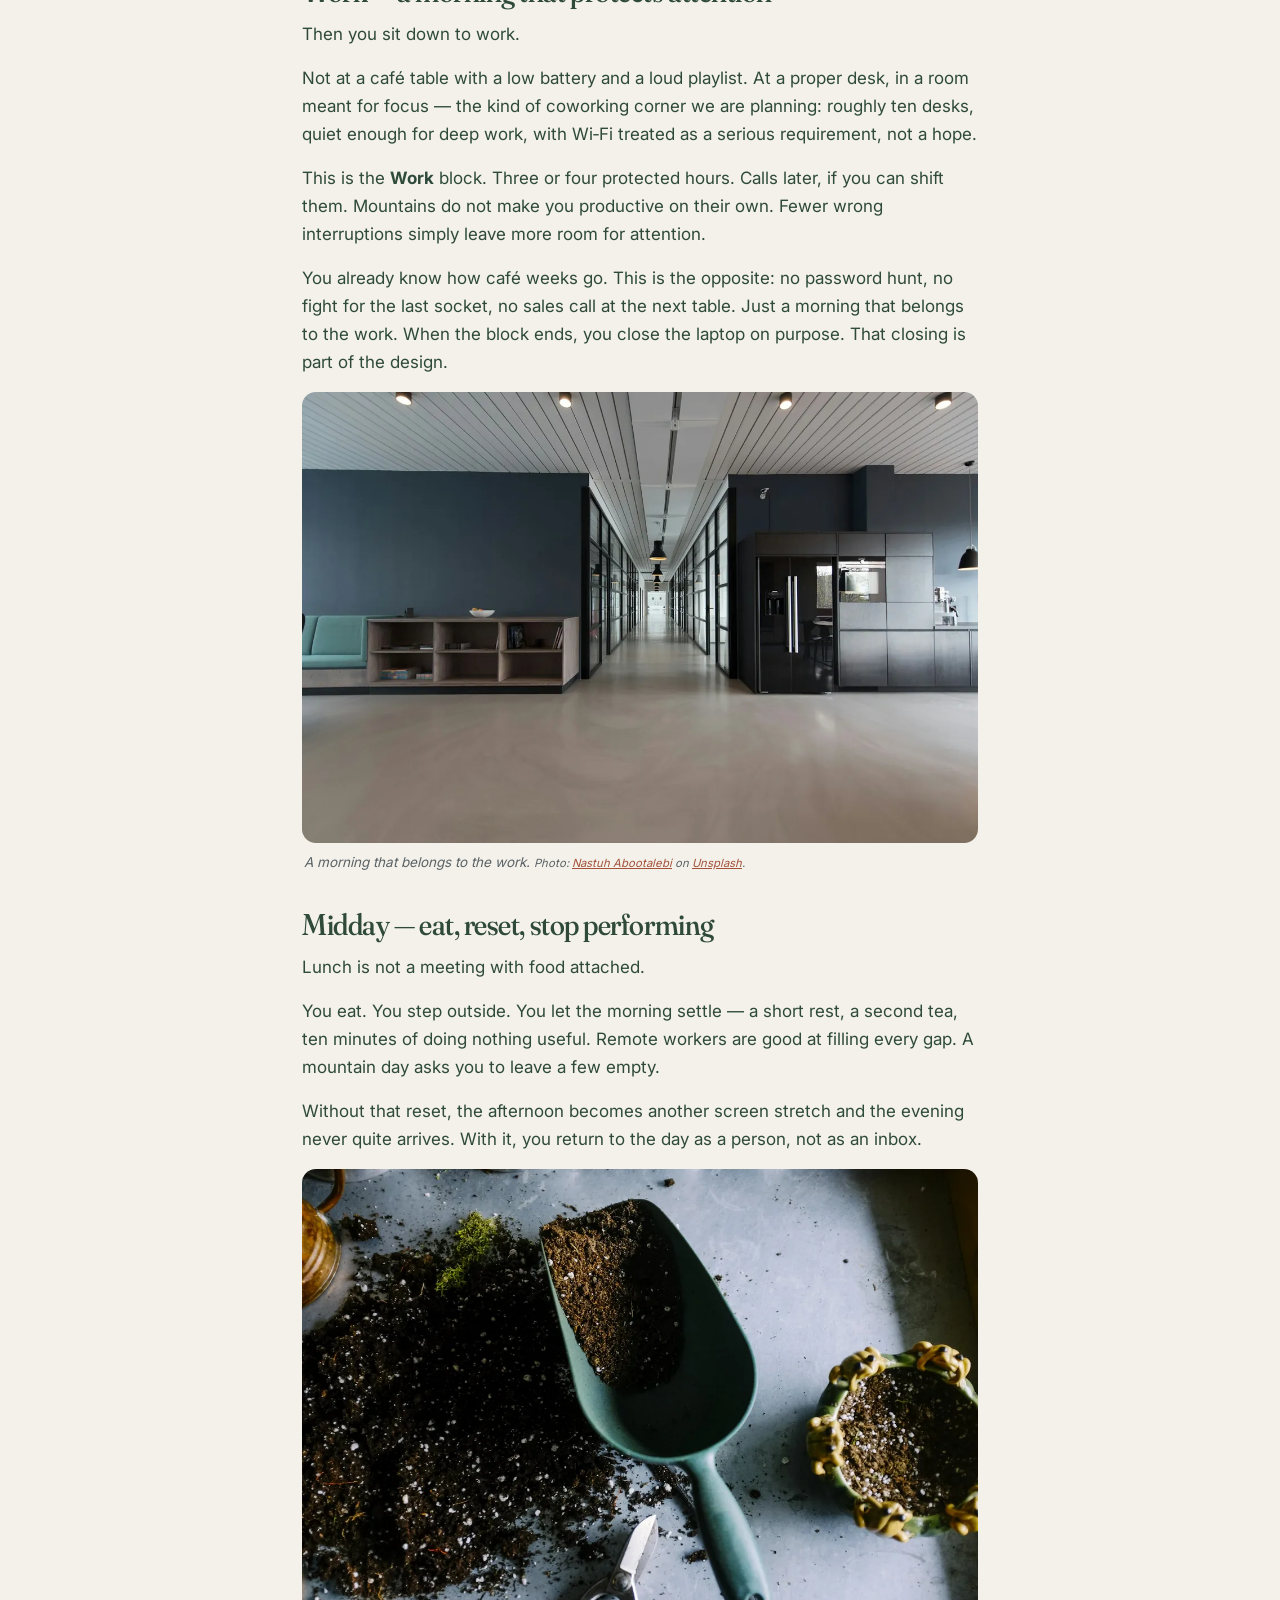
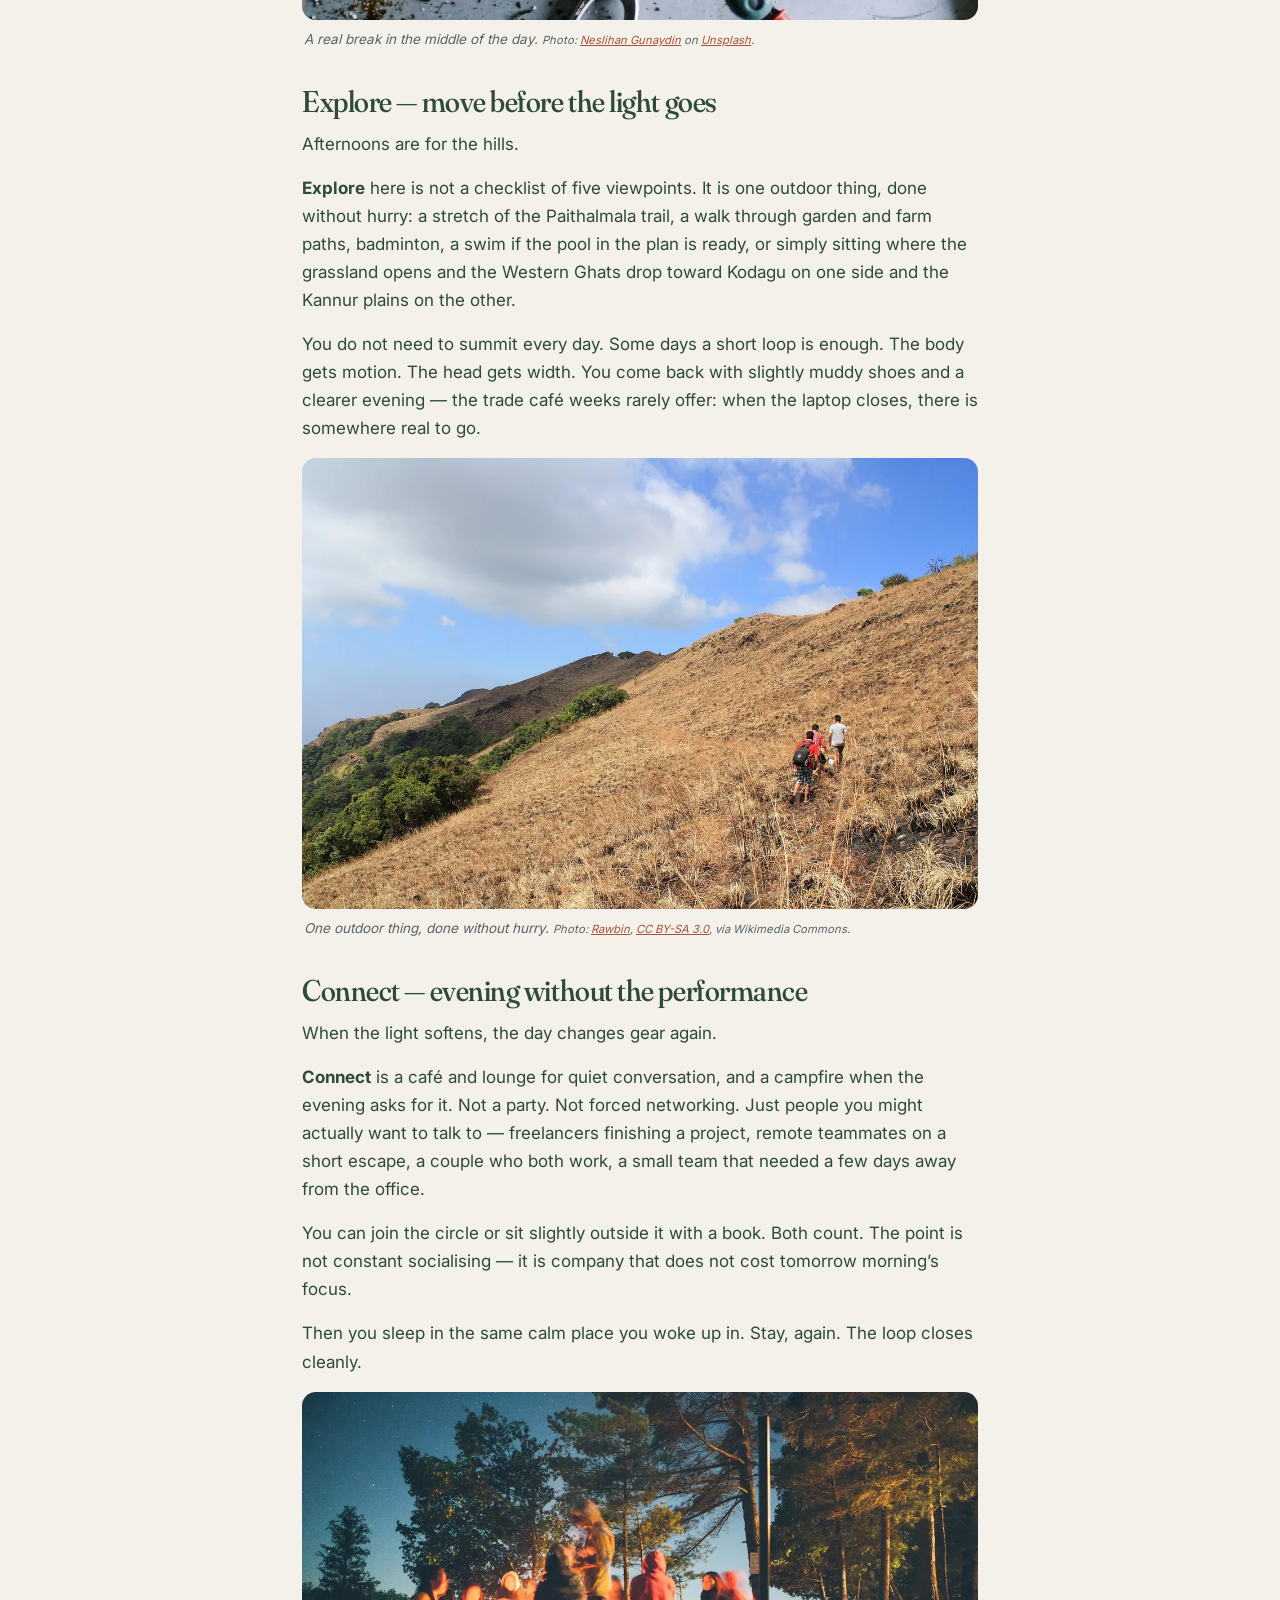
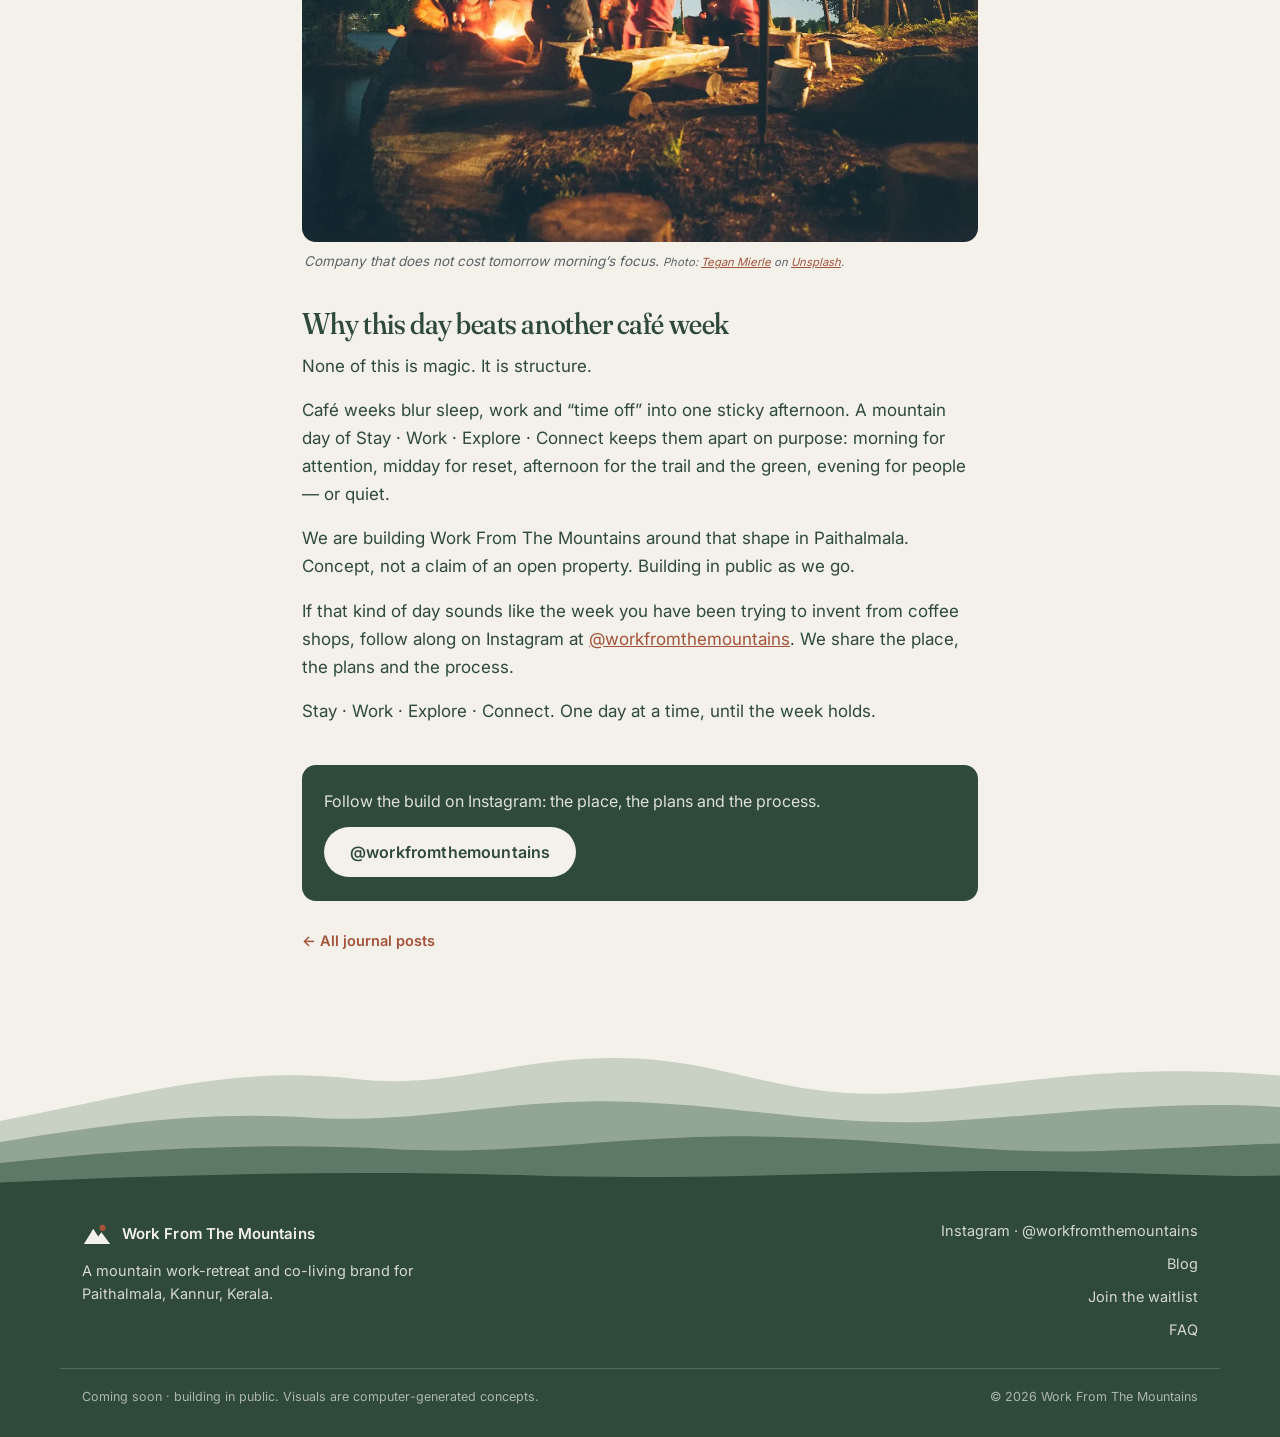
<file: blog/stay-work-explore-connect-a-remote-work-day-in-the-hills/index.html>
<!doctype html>
<html lang="en-IN">
<head>
<meta charset="utf-8">
<meta name="viewport" content="width=device-width, initial-scale=1, viewport-fit=cover">
<title>Stay · Work · Explore · Connect: a remote-work day in the hills · Work From The Mountains</title>
<meta name="description" content="One illustrative day around Paithalmala — how a mountain work week should feel when Stay, Work, Explore and Connect each get their own hour.">
<meta name="theme-color" content="#2F4A3A">
<meta name="author" content="Work From The Mountains">
<link rel="icon" href="../../assets/img/logo-32.png" sizes="32x32">
<link rel="apple-touch-icon" href="../../assets/img/logo-180.png">
<link rel="canonical" href="https://adnanpnk-afk.github.io/workfromthemountains/blog/stay-work-explore-connect-a-remote-work-day-in-the-hills/">
<meta property="og:type" content="article">
<meta property="og:title" content="Stay · Work · Explore · Connect: a remote-work day in the hills">
<meta property="og:description" content="One illustrative day around Paithalmala — how a mountain work week should feel when Stay, Work, Explore and Connect each get their own hour.">
<meta property="og:url" content="https://adnanpnk-afk.github.io/workfromthemountains/blog/stay-work-explore-connect-a-remote-work-day-in-the-hills/">
<meta property="og:image" content="https://adnanpnk-afk.github.io/workfromthemountains/blog/stay-work-explore-connect-a-remote-work-day-in-the-hills/img/rainbow-paithal-hills.jpg">
<meta property="article:published_time" content="2026-10-09">
<meta name="twitter:card" content="summary_large_image">
<link rel="preload" href="../../assets/fonts/fraunces.woff2" as="font" type="font/woff2" crossorigin>
<link rel="preload" href="../../assets/fonts/inter.woff2" as="font" type="font/woff2" crossorigin>
<link rel="stylesheet" href="../../assets/css/site.css">
</head>
<body>
<a class="skip" href="#main">Skip to content</a>

<svg width="0" height="0" style="position:absolute" aria-hidden="true">
  <symbol id="mark" viewBox="0 0 48 48"><circle cx="33" cy="14" r="5" fill="#A4523A"/><path d="M3 40 L18 16 L26 28 L31 21 L45 40 Z" fill="currentColor"/><path d="M14.5 21.5 L18 16 L21.5 21.5 L18 20 Z" fill="#F3F1EA" opacity=".9"/></symbol>
</svg>

<header class="site-head">
  <div class="wrap head-in">
    <a class="brand" href="../../" aria-label="Work From The Mountains, home">
      <svg class="brand-mark" aria-hidden="true"><use href="#mark"/></svg>
      <span>Work From The Mountains</span>
    </a>
    <nav class="nav" aria-label="Sections">
      <a href="../../#concept">Concept</a>
      <a href="../../#idea">The idea</a>
      <a href="../../#who">Who it’s for</a>
      <a href="../../#place">The place</a>
      <a href="../">Blog</a>
      <a href="../../#faq">FAQ</a>
    </nav>
    <a class="btn btn-sm" href="../../#waitlist">Join the waitlist</a>
  </div>
</header>

<main id="main">
  <article class="post-wrap">
    <p class="post-meta">Journal · 9 Oct 2026 · 4 min read</p>
    <h1>Stay · Work · Explore · Connect: a remote-work day in the hills</h1>
    <p class="post-deck">One illustrative day around Paithalmala — how a mountain work week should feel when Stay, Work, Explore and Connect each get their own hour.</p>

    <!-- Photo: Wikimedia Commons https://commons.wikimedia.org/wiki/File:Rainbow_over_Paithal_hills_-_Paithalmala_trek_during_monsoon_(25).jpg · Vinayaraj · CC BY-SA 4.0 -->
    <figure class="post-hero-fig">
      <picture>
        <source type="image/webp" srcset="img/rainbow-paithal-hills.webp">
        <img src="img/rainbow-paithal-hills.jpg" width="1400" height="933" alt="A rainbow over forested Paithal hills, with monsoon mist in the valley" loading="eager" decoding="async" fetchpriority="high">
      </picture>
      <figcaption>Monsoon light over the Paithal hills. <small>Photo: <a href="https://commons.wikimedia.org/wiki/File:Rainbow_over_Paithal_hills_-_Paithalmala_trek_during_monsoon_(25).jpg" target="_blank" rel="noopener">Vinayaraj</a>, <a href="https://creativecommons.org/licenses/by-sa/4.0/" target="_blank" rel="noopener">CC BY-SA 4.0</a>, via Wikimedia Commons.</small></figcaption>
    </figure>

    <div class="post-body">
      <p>A good remote-work day is not a holiday with Slack open. It is also not eight hours of headphones in a café that never quite settles.</p>
      <p>It is a day with edges. A clear morning for deep work. A real break in the middle. An afternoon that moves your body. An evening with people worth talking to — or quiet, if that is what you need.</p>
      <p>Work From The Mountains is built around that rhythm: <strong>Stay · Work · Explore · Connect</strong>. This piece walks through one illustrative day in the hills around Paithalmala, Kannur — not a booking brochure, but the shape of the day we are designing for.</p>
      <h2>Stay — wake somewhere that lets the day begin</h2>
      <p>The day starts the night before.</p>
      <p>You slept in a proper bed, not on a sofa that doubles as your office. The room is calm. The air is cooler than the plains. You are not already half-working before your feet hit the floor.</p>
      <p>That is what <strong>Stay</strong> means here. Comfortable, affordable, well made. A dorm if you like company; a private room if you need your own door. Sleep stays separate from Slack. When you wake, the day can start cleanly — tea, a short walk, then to a desk that is not the bed you just left.</p>
      <p>In the hills above Kannur, mornings arrive slowly. Mist in the valleys. Birds before the first call. You do not need a dramatic sunrise ritual. You need a place that does not rush you into noise.</p>
      <h2>Work — a morning that protects attention</h2>
      <p>Then you sit down to work.</p>
      <p>Not at a café table with a low battery and a loud playlist. At a proper desk, in a room meant for focus — the kind of coworking corner we are planning: roughly ten desks, quiet enough for deep work, with Wi‑Fi treated as a serious requirement, not a hope.</p>
      <p>This is the <strong>Work</strong> block. Three or four protected hours. Calls later, if you can shift them. Mountains do not make you productive on their own. Fewer wrong interruptions simply leave more room for attention.</p>
      <p>You already know how café weeks go. This is the opposite: no password hunt, no fight for the last socket, no sales call at the next table. Just a morning that belongs to the work. When the block ends, you close the laptop on purpose. That closing is part of the design.</p>
      <!-- Photo: Unsplash https://unsplash.com/photos/ZtC4_rPCRXA · Nastuh Abootalebi · Unsplash License -->
      <figure class="post-fig">
        <picture>
          <source type="image/webp" srcset="img/focus-room.webp">
          <img src="img/focus-room.jpg" width="1200" height="801" alt="A quiet, modern office interior with soft light and a long corridor" loading="lazy" decoding="async">
        </picture>
        <figcaption>A morning that belongs to the work. <small>Photo: <a href="https://unsplash.com/@sunday_digital" target="_blank" rel="noopener">Nastuh Abootalebi</a> on <a href="https://unsplash.com/photos/ZtC4_rPCRXA" target="_blank" rel="noopener">Unsplash</a>.</small></figcaption>
      </figure>

      <h2>Midday — eat, reset, stop performing</h2>
      <p>Lunch is not a meeting with food attached.</p>
      <p>You eat. You step outside. You let the morning settle — a short rest, a second tea, ten minutes of doing nothing useful. Remote workers are good at filling every gap. A mountain day asks you to leave a few empty.</p>
      <p>Without that reset, the afternoon becomes another screen stretch and the evening never quite arrives. With it, you return to the day as a person, not as an inbox.</p>
      <!-- Photo: Unsplash https://unsplash.com/photos/BduDcrySLKM · Neslihan Gunaydin · Unsplash License -->
      <figure class="post-fig">
        <picture>
          <source type="image/webp" srcset="img/garden-soil.webp">
          <img src="img/garden-soil.jpg" width="1200" height="800" alt="A green garden scoop filled with fresh soil beside a small plant pot" loading="lazy" decoding="async">
        </picture>
        <figcaption>A real break in the middle of the day. <small>Photo: <a href="https://unsplash.com/@neslihangunaydin" target="_blank" rel="noopener">Neslihan Gunaydin</a> on <a href="https://unsplash.com/photos/BduDcrySLKM" target="_blank" rel="noopener">Unsplash</a>.</small></figcaption>
      </figure>

      <h2>Explore — move before the light goes</h2>
      <p>Afternoons are for the hills.</p>
      <p><strong>Explore</strong> here is not a checklist of five viewpoints. It is one outdoor thing, done without hurry: a stretch of the Paithalmala trail, a walk through garden and farm paths, badminton, a swim if the pool in the plan is ready, or simply sitting where the grassland opens and the Western Ghats drop toward Kodagu on one side and the Kannur plains on the other.</p>
      <p>You do not need to summit every day. Some days a short loop is enough. The body gets motion. The head gets width. You come back with slightly muddy shoes and a clearer evening — the trade café weeks rarely offer: when the laptop closes, there is somewhere real to go.</p>
      <!-- Photo: Wikimedia Commons https://commons.wikimedia.org/wiki/File:Trekkers_through_Paithal_hills.JPG · Rawbin · CC BY-SA 3.0 -->
      <figure class="post-fig">
        <picture>
          <source type="image/webp" srcset="img/trekkers-paithal-hills.webp">
          <img src="img/trekkers-paithal-hills.jpg" width="1200" height="800" alt="Trekkers walking up a grassy slope on the Paithal hills under a blue sky" loading="lazy" decoding="async">
        </picture>
        <figcaption>One outdoor thing, done without hurry. <small>Photo: <a href="https://commons.wikimedia.org/wiki/File:Trekkers_through_Paithal_hills.JPG" target="_blank" rel="noopener">Rawbin</a>, <a href="https://creativecommons.org/licenses/by-sa/3.0/" target="_blank" rel="noopener">CC BY-SA 3.0</a>, via Wikimedia Commons.</small></figcaption>
      </figure>

      <h2>Connect — evening without the performance</h2>
      <p>When the light softens, the day changes gear again.</p>
      <p><strong>Connect</strong> is a café and lounge for quiet conversation, and a campfire when the evening asks for it. Not a party. Not forced networking. Just people you might actually want to talk to — freelancers finishing a project, remote teammates on a short escape, a couple who both work, a small team that needed a few days away from the office.</p>
      <p>You can join the circle or sit slightly outside it with a book. Both count. The point is not constant socialising — it is company that does not cost tomorrow morning’s focus.</p>
      <p>Then you sleep in the same calm place you woke up in. Stay, again. The loop closes cleanly.</p>
      <!-- Photo: Unsplash https://unsplash.com/photos/fDostElVhN8 · Tegan Mierle · Unsplash License -->
      <figure class="post-fig">
        <picture>
          <source type="image/webp" srcset="img/campfire-evening.webp">
          <img src="img/campfire-evening.jpg" width="1200" height="800" alt="A small group sitting around a campfire among trees at dusk" loading="lazy" decoding="async">
        </picture>
        <figcaption>Company that does not cost tomorrow morning’s focus. <small>Photo: <a href="https://unsplash.com/@tegan" target="_blank" rel="noopener">Tegan Mierle</a> on <a href="https://unsplash.com/photos/fDostElVhN8" target="_blank" rel="noopener">Unsplash</a>.</small></figcaption>
      </figure>

      <h2>Why this day beats another café week</h2>
      <p>None of this is magic. It is structure.</p>
      <p>Café weeks blur sleep, work and “time off” into one sticky afternoon. A mountain day of Stay · Work · Explore · Connect keeps them apart on purpose: morning for attention, midday for reset, afternoon for the trail and the green, evening for people — or quiet.</p>
      <p>We are building Work From The Mountains around that shape in Paithalmala. Concept, not a claim of an open property. Building in public as we go.</p>
      <p>If that kind of day sounds like the week you have been trying to invent from coffee shops, follow along on Instagram at <a href="https://www.instagram.com/workfromthemountains/" target="_blank" rel="noopener">@workfromthemountains</a>. We share the place, the plans and the process.</p>
      <p>Stay · Work · Explore · Connect. One day at a time, until the week holds.</p>
    </div>

    <aside class="post-cta">
      <p>Follow the build on Instagram: the place, the plans and the process.</p>
      <a class="btn" href="https://www.instagram.com/workfromthemountains/" target="_blank" rel="noopener">@workfromthemountains</a>
    </aside>

    <p class="post-nav"><a href="../">← All journal posts</a></p>
  </article>
</main>

<footer class="site-foot">
  <svg class="ridges" viewBox="0 0 1080 200" preserveAspectRatio="none" aria-hidden="true">
    <path d="M0 90 C120 50 200 10 300 30 C380 45 430 0 520 0 C610 0 660 60 760 50 C860 40 930 5 1080 25 L1080 200 L0 200Z" fill="#C9D1C3"/>
    <path d="M0 120 C90 95 170 75 260 85 C350 95 420 60 520 62 C620 65 700 100 800 90 C900 80 980 60 1080 70 L1080 200 L0 200Z" fill="#93A595"/>
    <path d="M0 150 C110 130 220 120 330 130 C440 140 520 110 640 112 C760 115 840 140 940 132 C1000 128 1040 124 1080 122 L1080 200 L0 200Z" fill="#5E7A66"/>
    <path d="M0 178 C150 166 300 160 450 168 C600 176 760 158 900 162 C980 165 1040 170 1080 168 L1080 200 L0 200Z" fill="#2F4A3A"/>
  </svg>
  <div class="foot-in">
    <div class="wrap foot-grid">
      <div>
        <a class="brand brand-light" href="../../"><svg class="brand-mark" aria-hidden="true"><use href="#mark"/></svg><span>Work From The Mountains</span></a>
        <p>A mountain work-retreat and co-living brand for Paithalmala, Kannur, Kerala.</p>
      </div>
      <div class="foot-links">
        <a href="https://instagram.com/workfromthemountains" target="_blank" rel="noopener">Instagram · @workfromthemountains</a>
        <a href="../">Blog</a>
        <a href="../../#waitlist">Join the waitlist</a>
        <a href="../../#faq">FAQ</a>
      </div>
    </div>
    <div class="wrap foot-fine">
      <p>Coming soon · building in public. Visuals are computer-generated concepts.</p>
      <p>© <span id="yr">2026</span> Work From The Mountains</p>
    </div>
  </div>
</footer>

<script src="../../assets/js/site.js" defer></script>
</body>
</html>
</file>
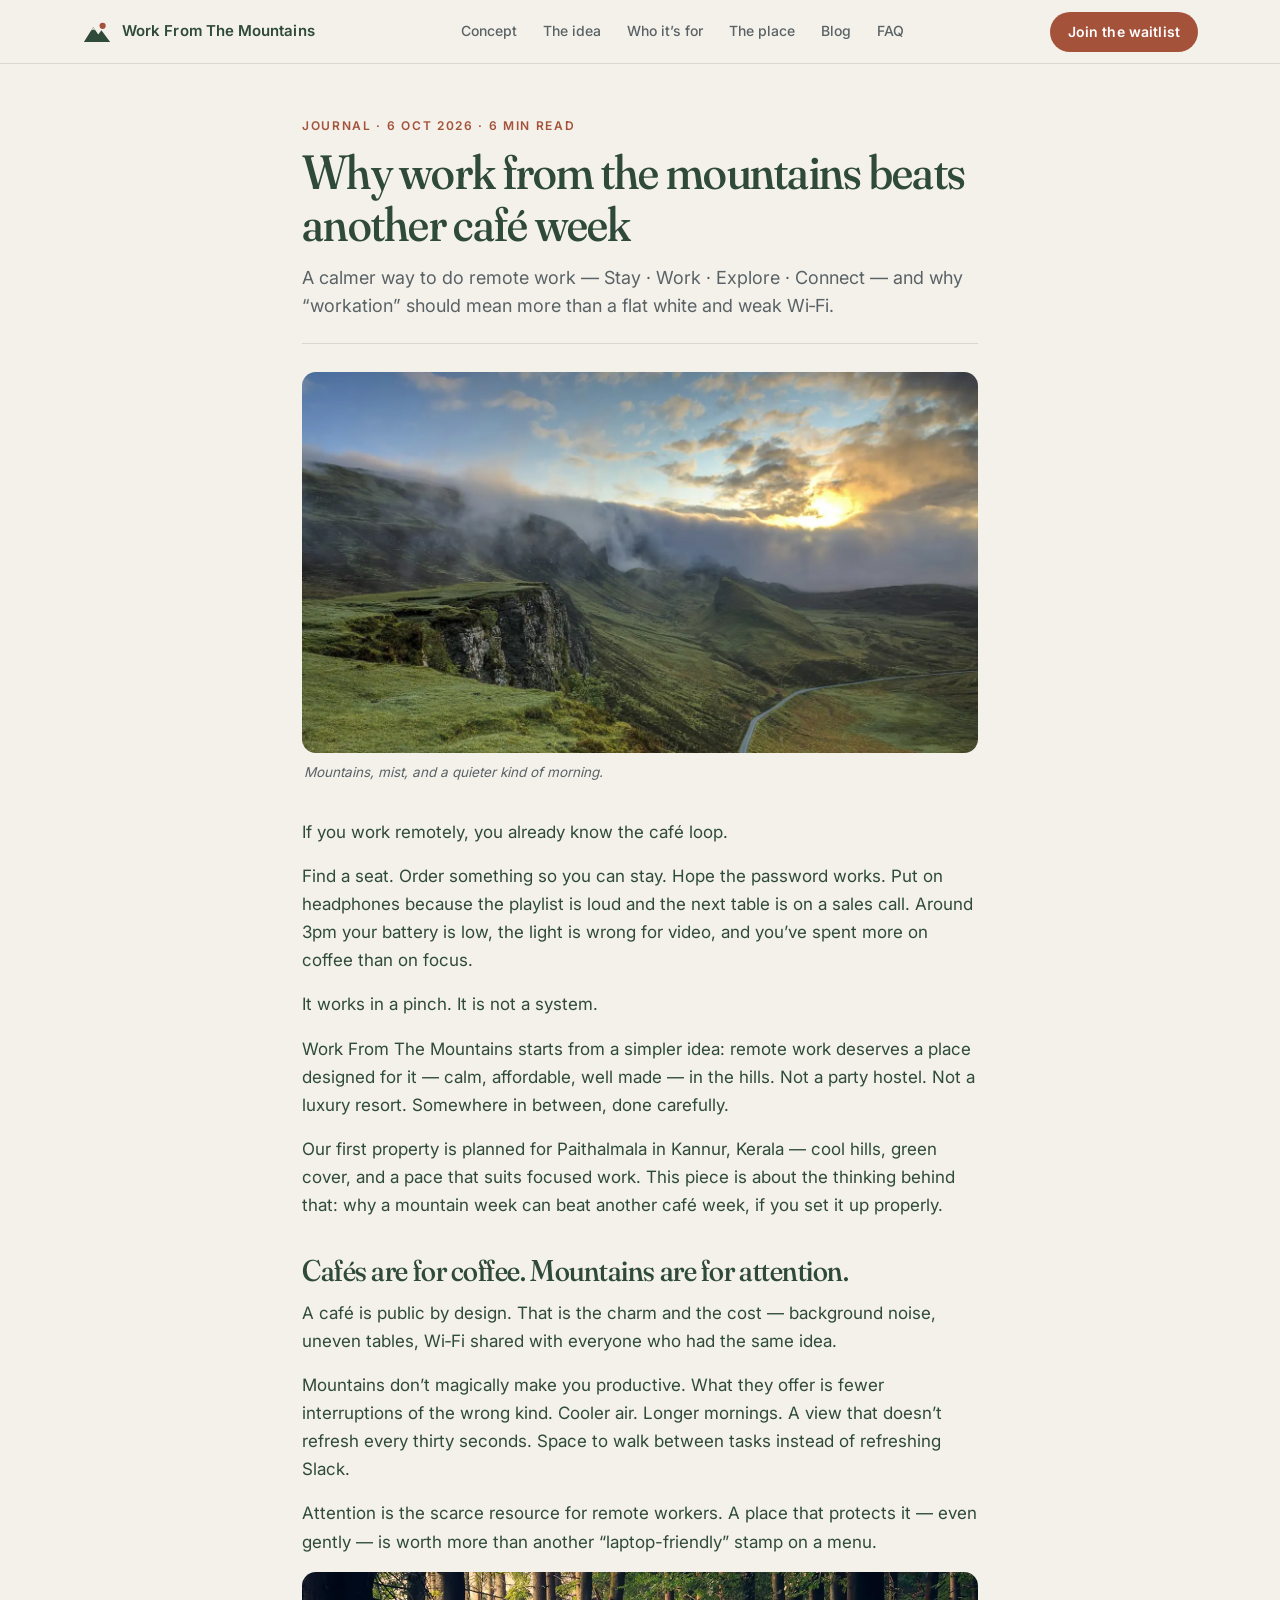
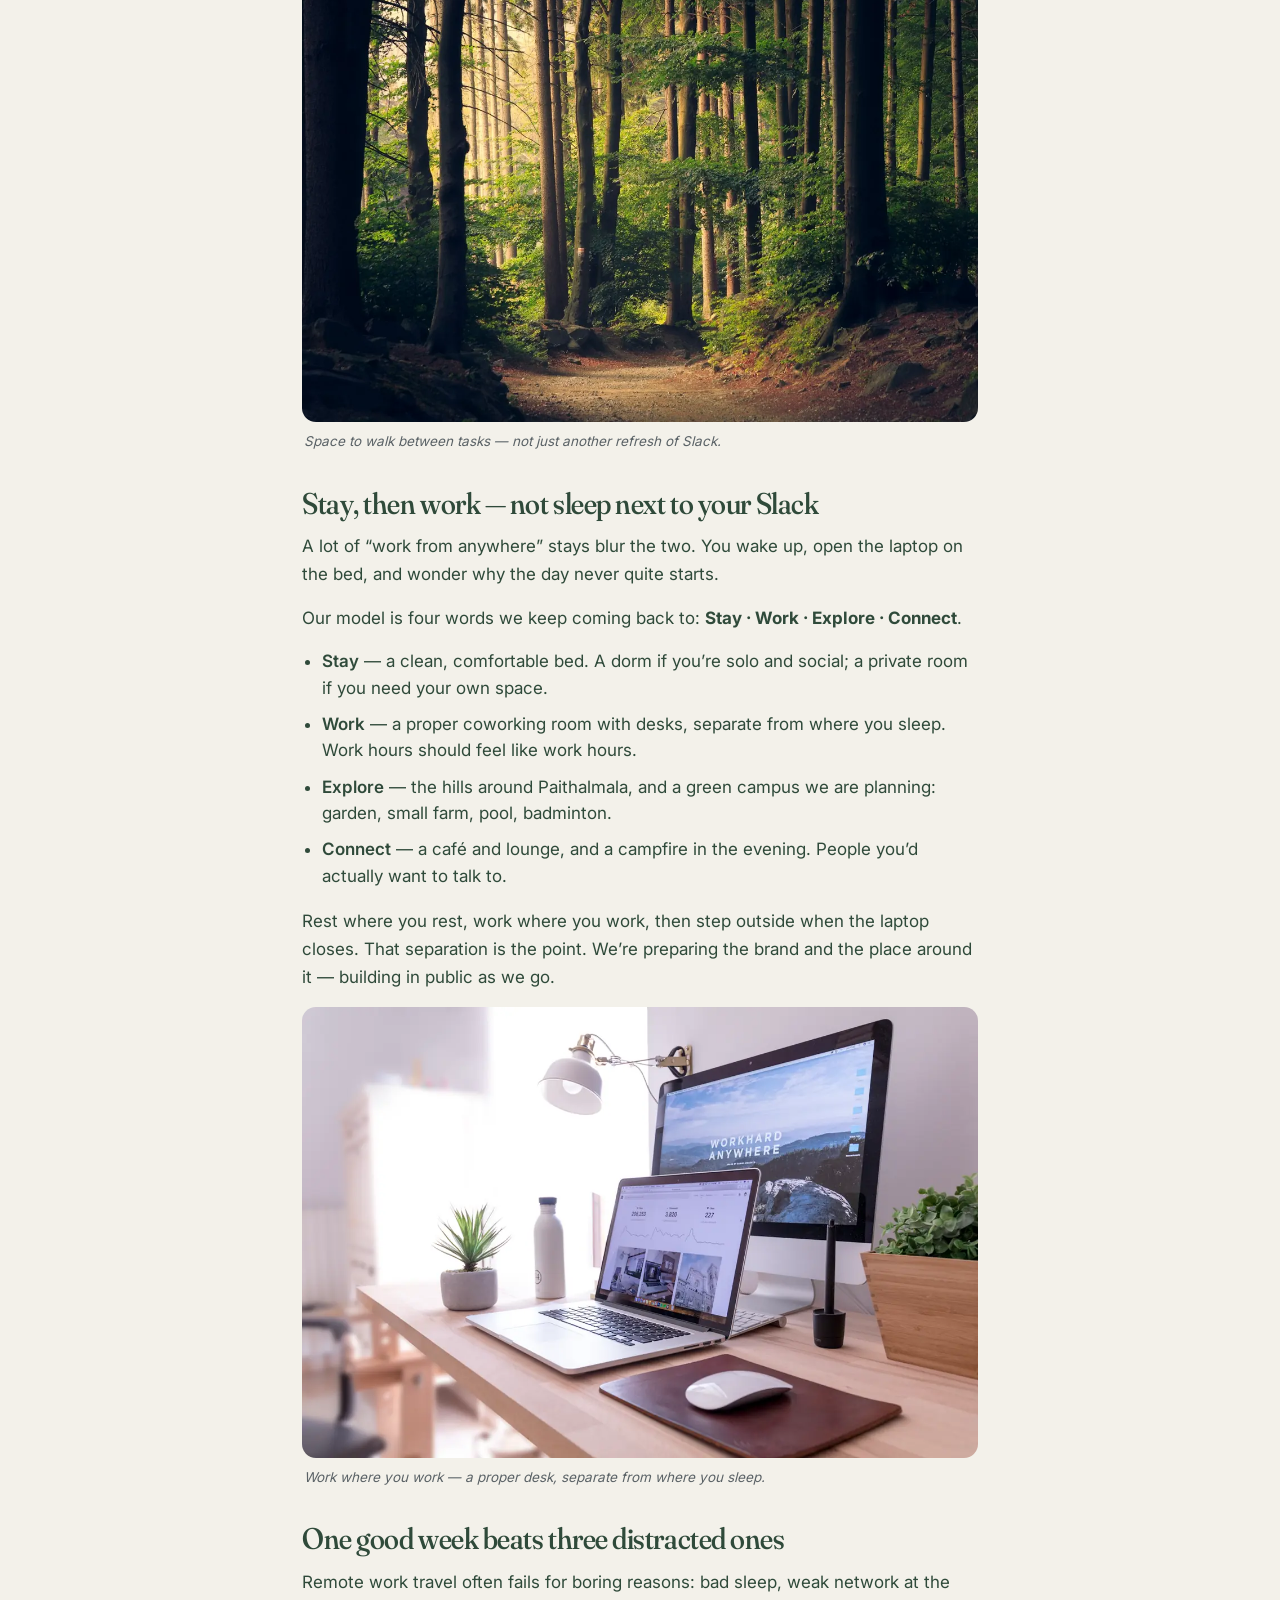
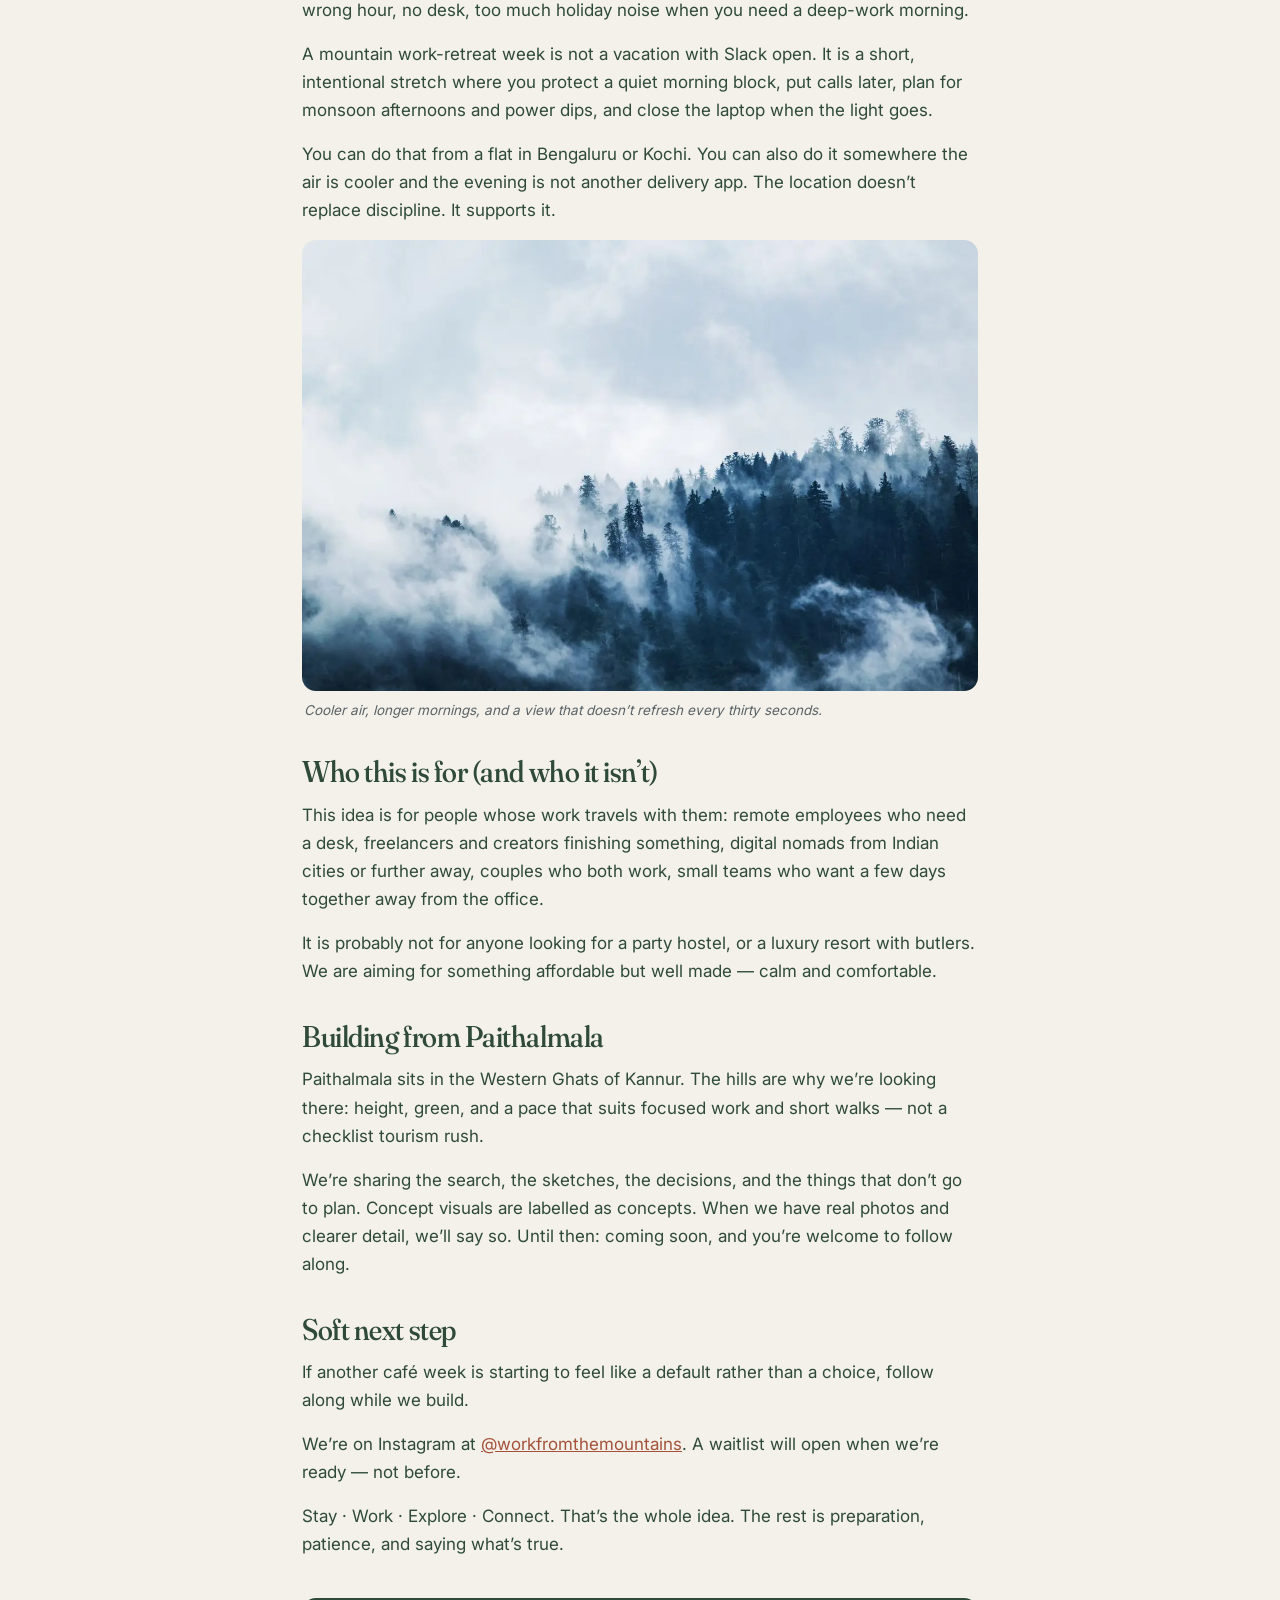
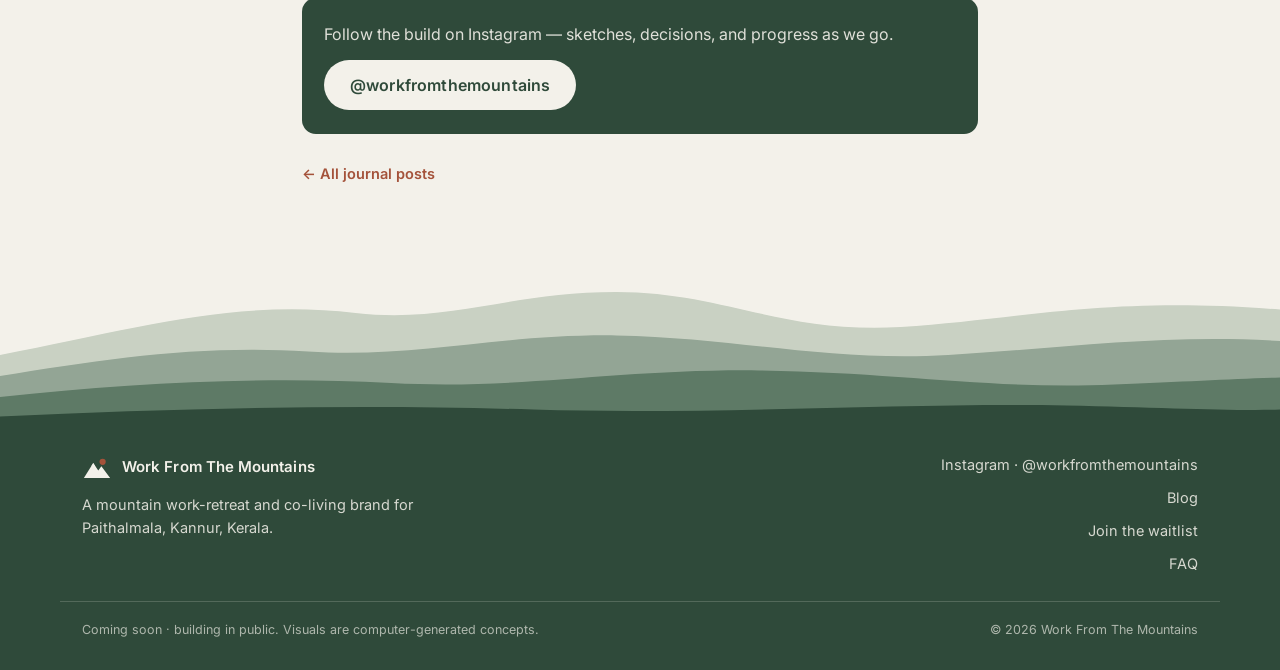
<file: blog/why-work-from-the-mountains/index.html>
<!doctype html>
<html lang="en-IN">
<head>
<meta charset="utf-8">
<meta name="viewport" content="width=device-width, initial-scale=1, viewport-fit=cover">
<title>Why work from the mountains beats another café week · Work From The Mountains</title>
<meta name="description" content="A calmer way to do remote work — Stay · Work · Explore · Connect — and why workation should mean more than a flat white and weak Wi‑Fi.">
<meta name="theme-color" content="#2F4A3A">
<meta name="author" content="Work From The Mountains">
<link rel="icon" href="../../assets/img/logo-32.png" sizes="32x32">
<link rel="apple-touch-icon" href="../../assets/img/logo-180.png">
<link rel="canonical" href="https://adnanpnk-afk.github.io/workfromthemountains/blog/why-work-from-the-mountains/">
<meta property="og:type" content="article">
<meta property="og:title" content="Why work from the mountains beats another café week">
<meta property="og:description" content="A calmer way to do remote work — and why workation should mean more than a flat white and weak Wi‑Fi.">
<meta property="og:url" content="https://adnanpnk-afk.github.io/workfromthemountains/blog/why-work-from-the-mountains/">
<meta property="og:image" content="https://adnanpnk-afk.github.io/workfromthemountains/blog/why-work-from-the-mountains/img/hero-mountains.jpg">
<meta property="article:published_time" content="2026-10-06">
<meta name="twitter:card" content="summary_large_image">
<link rel="preload" href="../../assets/fonts/fraunces.woff2" as="font" type="font/woff2" crossorigin>
<link rel="preload" href="../../assets/fonts/inter.woff2" as="font" type="font/woff2" crossorigin>
<link rel="stylesheet" href="../../assets/css/site.css">
</head>
<body>
<a class="skip" href="#main">Skip to content</a>

<svg width="0" height="0" style="position:absolute" aria-hidden="true">
  <symbol id="mark" viewBox="0 0 48 48"><circle cx="33" cy="14" r="5" fill="#A4523A"/><path d="M3 40 L18 16 L26 28 L31 21 L45 40 Z" fill="currentColor"/><path d="M14.5 21.5 L18 16 L21.5 21.5 L18 20 Z" fill="#F3F1EA" opacity=".9"/></symbol>
</svg>

<header class="site-head">
  <div class="wrap head-in">
    <a class="brand" href="../../" aria-label="Work From The Mountains, home">
      <svg class="brand-mark" aria-hidden="true"><use href="#mark"/></svg>
      <span>Work From The Mountains</span>
    </a>
    <nav class="nav" aria-label="Sections">
      <a href="../../#concept">Concept</a>
      <a href="../../#idea">The idea</a>
      <a href="../../#who">Who it’s for</a>
      <a href="../../#place">The place</a>
      <a href="../">Blog</a>
      <a href="../../#faq">FAQ</a>
    </nav>
    <a class="btn btn-sm" href="../../#waitlist">Join the waitlist</a>
  </div>
</header>

<main id="main">
  <article class="post-wrap">
    <p class="post-meta">Journal · 6 Oct 2026 · 6 min read</p>
    <h1>Why work from the mountains beats another café week</h1>
    <p class="post-deck">A calmer way to do remote work — Stay · Work · Explore · Connect — and why “workation” should mean more than a flat white and weak Wi‑Fi.</p>

    <!-- Photo: Unsplash https://unsplash.com/photos/1470071459604-3b5ec3a7fe05 (free license) -->
    <figure class="post-hero-fig">
      <picture>
        <source type="image/webp" srcset="img/hero-mountains.webp">
        <img src="img/hero-mountains.jpg" width="1400" height="787" alt="Misty green mountain valley at sunrise" loading="eager" decoding="async" fetchpriority="high">
      </picture>
      <figcaption>Mountains, mist, and a quieter kind of morning.</figcaption>
    </figure>


    <div class="post-body">
      <p>If you work remotely, you already know the café loop.</p>
      <p>Find a seat. Order something so you can stay. Hope the password works. Put on headphones because the playlist is loud and the next table is on a sales call. Around 3pm your battery is low, the light is wrong for video, and you’ve spent more on coffee than on focus.</p>
      <p>It works in a pinch. It is not a system.</p>
      <p>Work From The Mountains starts from a simpler idea: remote work deserves a place designed for it — calm, affordable, well made — in the hills. Not a party hostel. Not a luxury resort. Somewhere in between, done carefully.</p>
      <p>Our first property is planned for Paithalmala in Kannur, Kerala — cool hills, green cover, and a pace that suits focused work. This piece is about the thinking behind that: why a mountain week can beat another café week, if you set it up properly.</p>

      <h2>Cafés are for coffee. Mountains are for attention.</h2>
      <p>A café is public by design. That is the charm and the cost — background noise, uneven tables, Wi‑Fi shared with everyone who had the same idea.</p>
      <p>Mountains don’t magically make you productive. What they offer is fewer interruptions of the wrong kind. Cooler air. Longer mornings. A view that doesn’t refresh every thirty seconds. Space to walk between tasks instead of refreshing Slack.</p>
      <p>Attention is the scarce resource for remote workers. A place that protects it — even gently — is worth more than another “laptop-friendly” stamp on a menu.</p>

      <!-- Photo: Unsplash https://unsplash.com/photos/1441974231531-c6227db76b6e (free license) -->
      <figure class="post-fig">
        <picture>
          <source type="image/webp" srcset="img/forest-path.webp">
          <img src="img/forest-path.jpg" width="1200" height="800" alt="Sunlit forest path through tall trees" loading="lazy" decoding="async">
        </picture>
        <figcaption>Space to walk between tasks — not just another refresh of Slack.</figcaption>
      </figure>


      <h2>Stay, then work — not sleep next to your Slack</h2>
      <p>A lot of “work from anywhere” stays blur the two. You wake up, open the laptop on the bed, and wonder why the day never quite starts.</p>
      <p>Our model is four words we keep coming back to: <strong>Stay · Work · Explore · Connect</strong>.</p>
      <ul>
        <li><strong>Stay</strong> — a clean, comfortable bed. A dorm if you’re solo and social; a private room if you need your own space.</li>
        <li><strong>Work</strong> — a proper coworking room with desks, separate from where you sleep. Work hours should feel like work hours.</li>
        <li><strong>Explore</strong> — the hills around Paithalmala, and a green campus we are planning: garden, small farm, pool, badminton.</li>
        <li><strong>Connect</strong> — a café and lounge, and a campfire in the evening. People you’d actually want to talk to.</li>
      </ul>
      <p>Rest where you rest, work where you work, then step outside when the laptop closes. That separation is the point. We’re preparing the brand and the place around it — building in public as we go.</p>

      <!-- Photo: Unsplash https://unsplash.com/photos/1499951360447-b19be8fe80f5 (free license) -->
      <figure class="post-fig">
        <picture>
          <source type="image/webp" srcset="img/calm-desk.webp">
          <img src="img/calm-desk.jpg" width="1200" height="800" alt="Calm desk with laptop, plants, and a mountain wallpaper" loading="lazy" decoding="async">
        </picture>
        <figcaption>Work where you work — a proper desk, separate from where you sleep.</figcaption>
      </figure>


      <h2>One good week beats three distracted ones</h2>
      <p>Remote work travel often fails for boring reasons: bad sleep, weak network at the wrong hour, no desk, too much holiday noise when you need a deep-work morning.</p>
      <p>A mountain work-retreat week is not a vacation with Slack open. It is a short, intentional stretch where you protect a quiet morning block, put calls later, plan for monsoon afternoons and power dips, and close the laptop when the light goes.</p>
      <p>You can do that from a flat in Bengaluru or Kochi. You can also do it somewhere the air is cooler and the evening is not another delivery app. The location doesn’t replace discipline. It supports it.</p>

      <!-- Photo: Pexels https://www.pexels.com/photo/167699/ (free license) -->
      <figure class="post-fig">
        <picture>
          <source type="image/webp" srcset="img/misty-forest.webp">
          <img src="img/misty-forest.jpg" width="1200" height="799" alt="Mist drifting through a dense mountain forest" loading="lazy" decoding="async">
        </picture>
        <figcaption>Cooler air, longer mornings, and a view that doesn’t refresh every thirty seconds.</figcaption>
      </figure>


      <h2>Who this is for (and who it isn’t)</h2>
      <p>This idea is for people whose work travels with them: remote employees who need a desk, freelancers and creators finishing something, digital nomads from Indian cities or further away, couples who both work, small teams who want a few days together away from the office.</p>
      <p>It is probably not for anyone looking for a party hostel, or a luxury resort with butlers. We are aiming for something affordable but well made — calm and comfortable.</p>

      <h2>Building from Paithalmala</h2>
      <p>Paithalmala sits in the Western Ghats of Kannur. The hills are why we’re looking there: height, green, and a pace that suits focused work and short walks — not a checklist tourism rush.</p>
      <p>We’re sharing the search, the sketches, the decisions, and the things that don’t go to plan. Concept visuals are labelled as concepts. When we have real photos and clearer detail, we’ll say so. Until then: coming soon, and you’re welcome to follow along.</p>

      <h2>Soft next step</h2>
      <p>If another café week is starting to feel like a default rather than a choice, follow along while we build.</p>
      <p>We’re on Instagram at <a href="https://www.instagram.com/workfromthemountains/" target="_blank" rel="noopener">@workfromthemountains</a>. A waitlist will open when we’re ready — not before.</p>
      <p>Stay · Work · Explore · Connect. That’s the whole idea. The rest is preparation, patience, and saying what’s true.</p>
    </div>

    <aside class="post-cta">
      <p>Follow the build on Instagram — sketches, decisions, and progress as we go.</p>
      <a class="btn" href="https://www.instagram.com/workfromthemountains/" target="_blank" rel="noopener">@workfromthemountains</a>
    </aside>

    <p class="post-nav"><a href="../">← All journal posts</a></p>
  </article>
</main>

<footer class="site-foot">
  <svg class="ridges" viewBox="0 0 1080 200" preserveAspectRatio="none" aria-hidden="true">
    <path d="M0 90 C120 50 200 10 300 30 C380 45 430 0 520 0 C610 0 660 60 760 50 C860 40 930 5 1080 25 L1080 200 L0 200Z" fill="#C9D1C3"/>
    <path d="M0 120 C90 95 170 75 260 85 C350 95 420 60 520 62 C620 65 700 100 800 90 C900 80 980 60 1080 70 L1080 200 L0 200Z" fill="#93A595"/>
    <path d="M0 150 C110 130 220 120 330 130 C440 140 520 110 640 112 C760 115 840 140 940 132 C1000 128 1040 124 1080 122 L1080 200 L0 200Z" fill="#5E7A66"/>
    <path d="M0 178 C150 166 300 160 450 168 C600 176 760 158 900 162 C980 165 1040 170 1080 168 L1080 200 L0 200Z" fill="#2F4A3A"/>
  </svg>
  <div class="foot-in">
    <div class="wrap foot-grid">
      <div>
        <a class="brand brand-light" href="../../"><svg class="brand-mark" aria-hidden="true"><use href="#mark"/></svg><span>Work From The Mountains</span></a>
        <p>A mountain work-retreat and co-living brand for Paithalmala, Kannur, Kerala.</p>
      </div>
      <div class="foot-links">
        <a href="https://instagram.com/workfromthemountains" target="_blank" rel="noopener">Instagram · @workfromthemountains</a>
        <a href="../">Blog</a>
        <a href="../../#waitlist">Join the waitlist</a>
        <a href="../../#faq">FAQ</a>
      </div>
    </div>
    <div class="wrap foot-fine">
      <p>Coming soon · building in public. Visuals are computer-generated concepts.</p>
      <p>© <span id="yr">2026</span> Work From The Mountains</p>
    </div>
  </div>
</footer>

<script src="../../assets/js/site.js" defer></script>
</body>
</html>
</file>
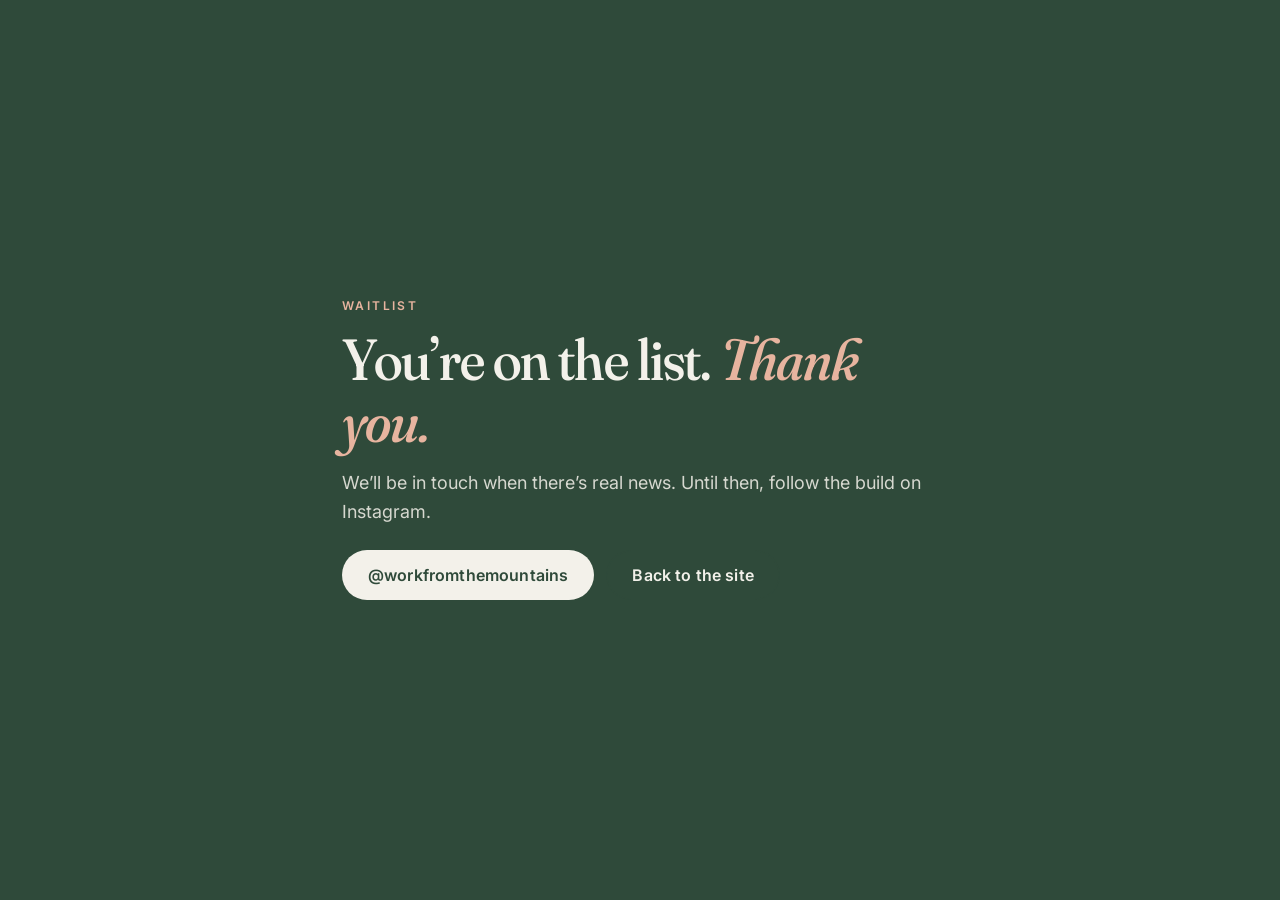
<file: thanks.html>
<!doctype html>
<html lang="en-IN"><head><meta charset="utf-8"><meta name="viewport" content="width=device-width, initial-scale=1">
<title>Thank you · Work From The Mountains</title><meta name="robots" content="noindex">
<link rel="icon" href="assets/img/logo-32.png"><link rel="stylesheet" href="assets/css/site.css"></head>
<body>
<!-- No-JavaScript fallback success page (used by Netlify Forms when action="/thanks.html"). -->
<main class="sec sec-green" style="min-height:100vh;display:flex;align-items:center">
  <div class="wrap" style="max-width:640px">
    <p class="kicker kicker-light">Waitlist</p>
    <h2>You’re on the list. <em>Thank you.</em></h2>
    <p class="intro">We’ll be in touch when there’s real news. Until then, follow the build on Instagram.</p>
    <p style="margin-top:24px;display:flex;gap:12px;flex-wrap:wrap"><a class="btn btn-light" href="https://instagram.com/workfromthemountains">@workfromthemountains</a><a class="btn btn-ghost" style="color:var(--cream)" href="./">Back to the site</a></p>
  </div>
</main>
</body></html>
</file>
<file: assets/css/site.css>
/* Work From The Mountains · draft one-page site
   Palette: forest #2F4A3A · cream #F3F1EA · grey #5A6266 · terracotta #A4523A
   Fonts: Fraunces (headings) + Inter (body), self-hosted, Latin subset */
@font-face{font-family:"Fraunces";src:url(../fonts/fraunces.woff2) format("woff2");font-weight:400 600;font-display:swap}
@font-face{font-family:"Fraunces";font-style:italic;src:url(../fonts/fraunces-italic.woff2) format("woff2");font-weight:400 600;font-display:swap}
@font-face{font-family:"Inter";src:url(../fonts/inter.woff2) format("woff2");font-weight:400 700;font-display:swap}

:root{
  --green:#2F4A3A; --green-d:#243a2d; --cream:#F3F1EA; --grey:#5A6266; --terra:#A4523A;
  --peach:#E7B49F; --sand:#E4DCCB; --line:rgba(47,74,58,.14);
  --serif:"Fraunces",Georgia,"Times New Roman",serif;
  --sans:"Inter",system-ui,-apple-system,"Segoe UI",Roboto,sans-serif;
  --r:14px; --head:64px;
}
*,*::before,*::after{box-sizing:border-box}
[hidden]{display:none!important}
html{scroll-behavior:smooth;scroll-padding-top:calc(var(--head) + 8px);-webkit-text-size-adjust:100%}
@media (prefers-reduced-motion:reduce){html{scroll-behavior:auto}}
body{margin:0;background:var(--cream);color:var(--green);font:400 17px/1.6 var(--sans);text-rendering:optimizeLegibility;-webkit-font-smoothing:antialiased}
img,video,svg{display:block;max-width:100%}
a{color:inherit}
h1,h2,h3{font-family:var(--serif);font-weight:500;line-height:1.08;letter-spacing:-.015em;margin:0}
h1 em,h2 em,h3 em,.line em,p em{font-style:italic;color:var(--terra)}
p{margin:0}
.wrap{width:100%;max-width:1160px;margin:0 auto;padding:0 22px}
.skip{position:absolute;left:-999px;top:8px;background:var(--green);color:var(--cream);padding:8px 14px;border-radius:8px;z-index:99}
.skip:focus{left:8px}
:focus-visible{outline:3px solid var(--terra);outline-offset:3px}

/* buttons */
.btn{display:inline-flex;align-items:center;justify-content:center;gap:8px;min-height:50px;padding:0 26px;border-radius:999px;
  background:var(--terra);color:#fff;font:600 16px/1 var(--sans);letter-spacing:.01em;text-decoration:none;border:0;cursor:pointer;transition:background .2s,transform .2s}
.btn:hover{background:#8f4630}
.btn:active{transform:translateY(1px)}
.btn-sm{min-height:40px;padding:0 18px;font-size:14px}
.btn-ghost{background:transparent;color:var(--cream);box-shadow:inset 0 0 0 1.5px rgba(243,241,234,.7)}
.btn-ghost:hover{background:rgba(243,241,234,.12)}
.btn-light{background:var(--cream);color:var(--green)}
.btn-light:hover{background:#fff}

/* header */
.site-head{position:sticky;top:0;z-index:50;height:var(--head);background:rgba(243,241,234,.92);backdrop-filter:saturate(1.2) blur(10px);-webkit-backdrop-filter:saturate(1.2) blur(10px);border-bottom:1px solid var(--line)}
.head-in{height:100%;display:flex;align-items:center;justify-content:space-between;gap:16px}
.brand{display:flex;align-items:center;gap:10px;text-decoration:none;font:600 15px/1.1 var(--sans);letter-spacing:.005em;color:var(--green)}
.brand-mark{width:30px;height:30px;color:var(--green);flex:none}
.brand span{max-width:9.5em}
.nav{display:none}
@media (min-width:960px){
  .brand span{max-width:none}
  .nav{display:flex;gap:26px}
  .nav a{font-size:14px;font-weight:500;text-decoration:none;color:var(--grey)}
  .nav a:hover{color:var(--terra)}
}

/* concept pill */
.concept-pill{position:absolute;left:14px;top:14px;display:inline-flex;align-items:center;gap:8px;padding:6px 12px;border-radius:999px;
  background:rgba(31,50,39,.72);color:var(--cream);font:600 11px/1.2 var(--sans);letter-spacing:.08em;text-transform:uppercase;backdrop-filter:blur(6px);-webkit-backdrop-filter:blur(6px);z-index:3}
.concept-pill i{width:7px;height:7px;border-radius:50%;background:var(--peach);flex:none}

/* HERO: mobile = full-bleed vertical video behind text; desktop = text + video card */
.hero{position:relative;min-height:calc(100svh - var(--head));max-height:860px;display:flex;align-items:flex-end;color:var(--cream);overflow:hidden;background:var(--green-d)}
.hero-media{position:absolute;inset:0}
.hero-media video{width:100%;height:100%;object-fit:cover;background:#3b5444 url(../img/flyover-poster.webp) center/cover}
.hero-media::after{content:"";position:absolute;inset:0;background:linear-gradient(180deg,rgba(20,32,25,.35) 0%,rgba(20,32,25,0) 22%,rgba(20,32,25,.35) 48%,rgba(20,32,25,.86) 76%,rgba(20,32,25,.92) 100%);pointer-events:none}
.hero-copy{position:relative;z-index:2;padding-top:120px;padding-bottom:34px}
.eyebrow{display:inline-block;font:600 12px/1 var(--sans);letter-spacing:.18em;text-transform:uppercase;color:var(--peach);margin-bottom:12px}
.brand-line{font:600 15px/1.2 var(--sans);letter-spacing:.04em;color:var(--cream);margin:0 0 10px;max-width:22em}
.hero h1{font-size:clamp(38px,10.5vw,84px);line-height:1.02;max-width:12ch}
.hero h1 em{color:var(--peach)}
.lede{margin-top:18px;font-size:17px;line-height:1.55;color:rgba(243,241,234,.9);max-width:34em}
.lede-strong{margin-top:10px;font-weight:600;font-size:15px;color:var(--cream)}
.hero-cta{display:flex;flex-wrap:wrap;gap:12px;margin-top:24px}
@media (min-width:960px){
  .hero{min-height:0;max-height:none;background:var(--cream);color:var(--green);align-items:center;padding:56px 0 72px}
  .hero > .wrap{display:block}
  .hero-media{position:relative;inset:auto;order:2;flex:none;width:400px;aspect-ratio:9/16;border-radius:22px;overflow:hidden;box-shadow:0 30px 60px -30px rgba(31,50,39,.55);margin-right:max(22px,calc((100vw - 1160px)/2 + 22px))}
  .hero-media::after{background:linear-gradient(180deg,rgba(20,32,25,.25),rgba(20,32,25,0) 25%)}
  .hero-copy{order:1;flex:1;padding:0 56px 0 max(22px,calc((100vw - 1160px)/2 + 22px));margin:0;max-width:none}
  .eyebrow{color:var(--terra)}
  .brand-line{color:var(--green);font-size:17px;margin-bottom:12px}
  .hero h1{font-size:clamp(56px,5.8vw,88px)}
  .hero h1 em{color:var(--terra)}
  .lede{color:var(--grey);font-size:19px}
  .lede-strong{color:var(--green);font-size:16px}
  .btn-ghost{color:var(--green);box-shadow:inset 0 0 0 1.5px rgba(47,74,58,.45)}
  .btn-ghost:hover{background:rgba(47,74,58,.06)}
}

/* sections */
.sec{padding:72px 0}
.sec-alt{background:#ECE8DD}
.sec-green{background:var(--green);color:var(--cream)}
.sec-green h2 em{color:var(--peach)}
.kicker{font:600 12px/1 var(--sans);letter-spacing:.2em;text-transform:uppercase;color:var(--terra);margin-bottom:16px}
.kicker-light{color:var(--peach)}
h2{font-size:clamp(34px,8vw,58px)}
.intro{margin-top:16px;font-size:18px;color:var(--grey);max-width:38em}
.sec-green .intro{color:rgba(243,241,234,.85)}
.fine{margin-top:18px;font-size:13.5px;color:var(--grey)}
.tag{display:inline-block;margin-top:28px;font:600 11.5px/1 var(--sans);letter-spacing:.12em;text-transform:uppercase;border:1.5px solid currentColor;border-radius:999px;padding:8px 14px;opacity:.75}
.dot{color:var(--terra)}
@media (min-width:960px){.sec{padding:110px 0}}


/* concept strip (after hero) */
.concept-sec{padding:48px 0 56px;background:var(--cream);border-bottom:1px solid var(--line)}
.concept-sec h2{font-size:clamp(28px,6.5vw,44px);margin-bottom:4px}
.concept-strip{display:grid;gap:12px;margin-top:24px}
.concept-item{background:#fff;border:1px solid var(--line);border-radius:var(--r);padding:18px 18px 16px}
.concept-label{font:600 11px/1 var(--sans);letter-spacing:.16em;text-transform:uppercase;color:var(--terra);margin-bottom:8px}
.concept-item h3{font-size:22px;margin-bottom:6px}
.concept-item > p:last-child{color:var(--grey);font-size:14.5px;line-height:1.45}
.model-row{list-style:none;padding:0;margin:0 0 8px;display:flex;flex-wrap:wrap;gap:6px}
.model-row li{font:600 13px/1 var(--sans);letter-spacing:.02em;color:var(--cream);background:var(--green);border-radius:999px;padding:8px 12px}
.concept-status{background:var(--green);color:var(--cream);border-color:var(--green)}
.concept-status .concept-label{color:var(--peach)}
.concept-status h3{color:var(--cream)}
.concept-status > p:last-child{color:rgba(243,241,234,.85)}
@media (min-width:640px){.concept-strip{grid-template-columns:1fr 1fr}}
@media (min-width:1024px){
  .concept-sec{padding:64px 0 72px}
  .concept-strip{grid-template-columns:repeat(4,1fr);gap:14px}
  .concept-item{padding:20px 18px}
  .concept-item h3{font-size:20px}
}

/* idea */
.words{font-size:clamp(40px,10vw,76px);line-height:1.02}
.grid4{display:grid;gap:14px;margin-top:36px}
.card{background:#fff;border:1px solid var(--line);border-radius:var(--r);padding:24px 22px}
.ico{width:58px;height:58px;color:var(--green);margin-bottom:14px}
.card h3{font-size:34px}
.card .line{font-family:var(--serif);font-size:20px;line-height:1.25;margin:6px 0 10px}
.card p:last-child{color:var(--grey);font-size:15.5px}
@media (max-width:639px){
  .card{display:grid;grid-template-columns:48px 1fr;column-gap:16px;padding:20px 18px}
  .card .ico{width:48px;height:48px;grid-row:1/4;margin:4px 0 0}
  .card h3{font-size:28px}
  .card .line{font-size:18px;margin:2px 0 6px}
}
@media (min-width:640px){.grid4{grid-template-columns:1fr 1fr}}
@media (min-width:1024px){.grid4{grid-template-columns:repeat(4,1fr);gap:18px}}

/* who */
.who{list-style:none;padding:0;margin:32px 0 0;display:grid;gap:12px}
.who li{display:flex;gap:16px;align-items:flex-start;background:var(--cream);border:1px solid var(--line);border-radius:var(--r);padding:18px}
.ico-sm{width:46px;height:46px;flex:none;color:var(--green)}
.who h3{font-size:22px}
.who p{color:var(--grey);font-size:15.5px;margin-top:4px}
.who li.notfor{display:block;background:var(--green);color:var(--cream);border-color:var(--green);padding:22px}
.notfor-h{font-family:var(--serif);font-size:26px;line-height:1.15;margin-bottom:10px}
.notfor-h em{color:var(--peach)}
.notfor p:last-child{color:rgba(243,241,234,.85);font-size:15.5px}
.notfor .kicker{margin-bottom:10px}
@media (min-width:760px){.who{grid-template-columns:1fr 1fr}}
@media (min-width:1024px){.who{grid-template-columns:repeat(3,1fr)}.notfor-h{font-size:24px}}

/* place */
.place{display:grid;gap:36px}
.list-h{font-family:var(--sans);font-weight:600;font-size:13px;letter-spacing:.16em;text-transform:uppercase;color:var(--grey);margin:30px 0 12px}
.facilities{list-style:none;padding:0;margin:0;display:grid;grid-template-columns:1fr 1fr;gap:8px}
.facilities li{display:flex;align-items:center;gap:10px;background:#fff;border:1px solid var(--line);border-radius:10px;padding:11px 12px;font-size:15px;font-weight:500;line-height:1.25}
.facilities li::before{content:"";width:8px;height:8px;border-radius:50%;background:var(--terra);flex:none}
.place-side{display:grid;gap:14px}
.render{position:relative;margin:0;border-radius:var(--r);overflow:hidden;background:var(--green)}
.render img{width:100%;height:auto;aspect-ratio:4/5;object-fit:cover;object-position:50% 40%}
.render figcaption{padding:12px 16px;font-size:13px;color:rgba(243,241,234,.85);background:var(--green)}
.status{background:var(--green);color:var(--cream);border-radius:var(--r);padding:22px}
.status dl{margin:0;border-top:1px solid rgba(243,241,234,.22)}
.status dl div{display:flex;justify-content:space-between;gap:16px;padding:12px 0;border-bottom:1px solid rgba(243,241,234,.22)}
.status dt{font-weight:600}
.status dd{margin:0;font-family:var(--serif);font-style:italic;color:var(--peach);text-align:right}
.status > p{margin-top:12px;font-size:14.5px;color:rgba(243,241,234,.8)}
.status-line{margin:0;font-family:var(--serif);font-size:17px;line-height:1.45;font-style:italic;color:var(--cream)}
@media (min-width:960px){.place{grid-template-columns:1.15fr 1fr;gap:64px;align-items:start}.facilities{grid-template-columns:1fr 1fr 1fr}.place-side{grid-template-columns:1fr}}

/* day */
.day{list-style:none;padding:0;margin:34px 0 0;position:relative}
.day::before{content:"";position:absolute;left:7px;top:10px;bottom:10px;width:2px;background:rgba(47,74,58,.18)}
.day li{position:relative;padding:0 0 26px 34px}
.day li::before{content:"";position:absolute;left:0;top:5px;width:12px;height:12px;border-radius:50%;background:var(--terra);border:2px solid #ECE8DD;box-shadow:0 0 0 1px var(--terra)}
.day .t{display:block;font-family:var(--serif);font-style:italic;color:var(--terra);font-size:17px;margin-bottom:4px}
.day h3{font-size:26px}
.day p{margin-top:6px;color:var(--grey);font-size:15.5px;max-width:36em}
.pack{background:var(--sand);border-radius:var(--r);padding:20px 22px;margin-top:6px}
.pack-h{font-family:var(--serif);font-size:24px;margin-bottom:6px}
.pack p:last-child{color:var(--green);font-size:15.5px}
@media (min-width:960px){
  .day{display:grid;grid-template-columns:repeat(3,1fr);gap:22px}
  .day::before{display:none}
  .day li{padding:22px;background:var(--cream);border:1px solid var(--line);border-radius:var(--r)}
  .day li::before{display:none}
}

/* build / instagram */
.build{display:grid;gap:32px}
.build .btn{margin-top:24px}
.ig{list-style:none;padding:0;margin:0;display:grid;grid-template-columns:repeat(3,1fr);gap:8px}
.ig a{position:relative;display:block;border-radius:10px;overflow:hidden;border:1px solid var(--line)}
.ig img{width:100%;height:auto;aspect-ratio:4/5;object-fit:cover;transition:transform .3s}
.ig a:hover img{transform:scale(1.03)}
.ig-badge{position:absolute;left:6px;bottom:6px;white-space:nowrap;background:rgba(31,50,39,.78);color:var(--cream);font:600 9.5px/1 var(--sans);letter-spacing:.08em;text-transform:uppercase;padding:5px 7px;border-radius:999px}
@media (min-width:960px){.build{grid-template-columns:1fr 1.25fr;gap:64px;align-items:center}.ig{gap:14px}.ig-badge{font-size:11px;left:10px;bottom:10px;padding:6px 10px}}

/* waitlist form */
.wl{display:grid;gap:30px}
.form{display:grid;gap:16px;background:rgba(243,241,234,.06);border:1px solid rgba(243,241,234,.18);border-radius:18px;padding:22px}
.field{display:grid;gap:7px}
.field label{font-size:14.5px;font-weight:600}
.opt{font-weight:400;opacity:.7}
.form input[type=text],.form input[type=email],.form input[type=tel],.form select{width:100%;min-height:50px;padding:12px 14px;border-radius:10px;border:1.5px solid rgba(243,241,234,.3);background:var(--cream);color:var(--green);font:500 16px/1.3 var(--sans);appearance:none;-webkit-appearance:none}
.form select{background-image:url("data:image/svg+xml,%3Csvg xmlns='http://www.w3.org/2000/svg' width='12' height='8' viewBox='0 0 12 8'%3E%3Cpath d='M1 1l5 5 5-5' fill='none' stroke='%232F4A3A' stroke-width='2'/%3E%3C/svg%3E");background-repeat:no-repeat;background-position:right 14px center;padding-right:38px}
.form input::placeholder{color:#8a9094}
.form input:focus,.form select:focus{outline:3px solid var(--peach);outline-offset:1px;border-color:transparent}
.form .invalid{border-color:#F0A08A;box-shadow:0 0 0 2px #F0A08A}
.row2{display:grid;gap:16px}
.consent{display:flex;gap:12px;align-items:flex-start;font-size:14px;line-height:1.5;color:rgba(243,241,234,.88);cursor:pointer}
.consent input{width:20px;height:20px;margin:2px 0 0;flex:none;accent-color:var(--terra)}
.consent.invalid span{color:#F6C3B3}
.form .btn{width:100%;margin-top:4px}
.form-error{font-size:14px;color:#F6C3B3}
.hp{position:absolute!important;left:-9999px;width:1px;height:1px;overflow:hidden}
.form-done{background:var(--cream);color:var(--green);border-radius:18px;padding:30px 24px}
.form-done .big{width:44px;height:44px;margin-bottom:14px}
.done-h{font-family:var(--serif);font-size:30px;line-height:1.1;margin-bottom:10px}
.form-done p{color:var(--grey)}
.form-done a{color:var(--terra)}
@media (min-width:640px){.row2{grid-template-columns:1fr 1fr}.form .btn{width:auto;justify-self:start}}
@media (min-width:960px){.wl{grid-template-columns:1fr 1.3fr;gap:64px;align-items:start}.form,.form-done{padding:32px}}

/* faq */
.faq{margin-top:28px;border-top:1px solid var(--line);max-width:820px}
.faq-wrap .intro a{color:var(--terra)}
@media (min-width:960px){.faq-wrap{display:grid;grid-template-columns:1fr 1.6fr;gap:64px;align-items:start}.faq{margin-top:0}}
.faq details{border-bottom:1px solid var(--line)}
.faq summary{list-style:none;cursor:pointer;display:flex;justify-content:space-between;align-items:center;gap:16px;padding:18px 0;font-family:var(--serif);font-size:21px;font-weight:500}
.faq summary::-webkit-details-marker{display:none}
.faq summary::after{content:"+";font-family:var(--sans);font-size:24px;font-weight:400;color:var(--terra);transition:transform .2s}
.faq details[open] summary::after{transform:rotate(45deg)}
.faq details p{padding:0 0 18px;color:var(--grey);max-width:40em}

/* footer */
.site-foot{background:var(--cream);margin-top:10px}
.ridges{width:100%;height:90px}
.foot-in{background:var(--green);color:rgba(243,241,234,.85);padding:22px 0 30px;margin-top:-1px}
.foot-grid{display:grid;gap:22px}
.brand-light{color:var(--cream)}
.brand-light .brand-mark{color:var(--cream)}
.foot-grid p{margin-top:10px;font-size:14.5px;max-width:28em}
.foot-links{display:grid;gap:10px;font-size:14.5px}
.foot-links a{text-decoration:none}
.foot-links a:hover{color:var(--peach)}
.foot-fine{margin-top:26px;padding-top:18px;border-top:1px solid rgba(243,241,234,.18);font-size:12.5px;display:grid;gap:6px;color:rgba(243,241,234,.65)}
@media (min-width:960px){.ridges{height:140px}.foot-grid{grid-template-columns:1fr auto;align-items:start}.foot-links{justify-items:end}.foot-fine{grid-template-columns:1fr auto}}
.who li.notfor .kicker{color:var(--peach)}
.who li.notfor .notfor-h{color:var(--cream)}
.who li.notfor p:last-child{color:rgba(243,241,234,.85)}
.who li.notfor .notfor-h{font-size:26px;line-height:1.15;margin:0 0 8px}
@media (min-width:1024px){.who li.notfor .notfor-h{font-size:24px}}
.form-done .done-h{color:var(--green)}

/* —— Blog / journal —— */
.journal{padding:64px 0}
.journal-card{display:block;text-decoration:none;background:#fff;border:1px solid var(--line);border-radius:var(--r);padding:22px 22px 20px;max-width:560px;transition:border-color .2s,box-shadow .2s}
.journal-card:hover{border-color:rgba(164,82,58,.35);box-shadow:0 12px 28px -18px rgba(47,74,58,.35)}
.journal-meta{font:600 12px/1 var(--sans);letter-spacing:.14em;text-transform:uppercase;color:var(--terra);margin-bottom:10px}
.journal-card h3{font-size:clamp(24px,5vw,30px);margin-bottom:8px}
.journal-card p{color:var(--grey);font-size:15.5px;line-height:1.5}
.journal-more{display:inline-block;margin-top:14px;font:600 14px/1 var(--sans);color:var(--terra)}

.blog-hero{padding:48px 0 28px}
.blog-hero .lede{color:var(--grey);margin-top:14px;max-width:36em;font-size:18px}
.blog-list{list-style:none;padding:0;margin:28px 0 0;display:grid;gap:14px}
.blog-list a{display:block;text-decoration:none;background:#fff;border:1px solid var(--line);border-radius:var(--r);padding:22px}
.blog-list a:hover{border-color:rgba(164,82,58,.35)}
.blog-list h2{font-size:clamp(24px,5.5vw,32px);margin:8px 0 8px}
.blog-list p{color:var(--grey);font-size:15.5px;max-width:40em}

.post-wrap{max-width:720px;margin:0 auto;padding:40px 22px 72px}
.post-meta{font:600 12px/1 var(--sans);letter-spacing:.14em;text-transform:uppercase;color:var(--terra);margin-bottom:14px}
.post-wrap > h1{font-size:clamp(32px,7.5vw,48px);line-height:1.08;margin-bottom:14px}
.post-deck{font-size:18px;line-height:1.55;color:var(--grey);margin-bottom:28px;padding-bottom:24px;border-bottom:1px solid var(--line)}
.post-body h2{font-size:clamp(24px,5vw,30px);margin:36px 0 12px}
.post-body p{margin:0 0 16px;color:var(--green);font-size:17px;line-height:1.65}
.post-body ul{margin:0 0 18px;padding:0 0 0 1.15em;color:var(--green)}
.post-body li{margin:0 0 10px;line-height:1.55;font-size:17px}
.post-body li strong{font-weight:600}
.post-body a{color:var(--terra)}
.post-cta{margin-top:40px;padding:24px 22px;background:var(--green);color:var(--cream);border-radius:var(--r)}
.post-cta p{margin:0 0 14px;color:rgba(243,241,234,.9);font-size:16px;line-height:1.5}
.post-cta .btn{background:var(--cream);color:var(--green)}
.post-cta .btn:hover{background:#fff}
.post-nav{margin-top:28px;font-size:14.5px}
.post-nav a{color:var(--terra);text-decoration:none;font-weight:600}
.post-nav a:hover{text-decoration:underline}
@media (min-width:960px){
  .journal{padding:88px 0}
  .blog-hero{padding:72px 0 36px}
  .post-wrap{padding:56px 22px 96px}
}

/* Blog post figures */
.post-hero-fig,.post-fig{margin:8px 0 28px}
.post-hero-fig{margin-top:0}
.post-hero-fig picture,.post-fig picture{display:block;border-radius:var(--r);overflow:hidden;background:var(--sand)}
.post-hero-fig img,.post-fig img{display:block;width:100%;height:auto;object-fit:cover}
.post-hero-fig img{aspect-ratio:16/9}
.post-fig img{aspect-ratio:3/2}
.post-hero-fig figcaption,.post-fig figcaption{padding:10px 2px 0;font-size:13px;line-height:1.45;color:var(--grey);font-style:italic}
@media (min-width:720px){
  .post-hero-fig{margin:4px 0 36px}
  .post-fig{margin:12px 0 36px}
  .post-hero-fig figcaption,.post-fig figcaption{font-size:13.5px}
}
</file>
